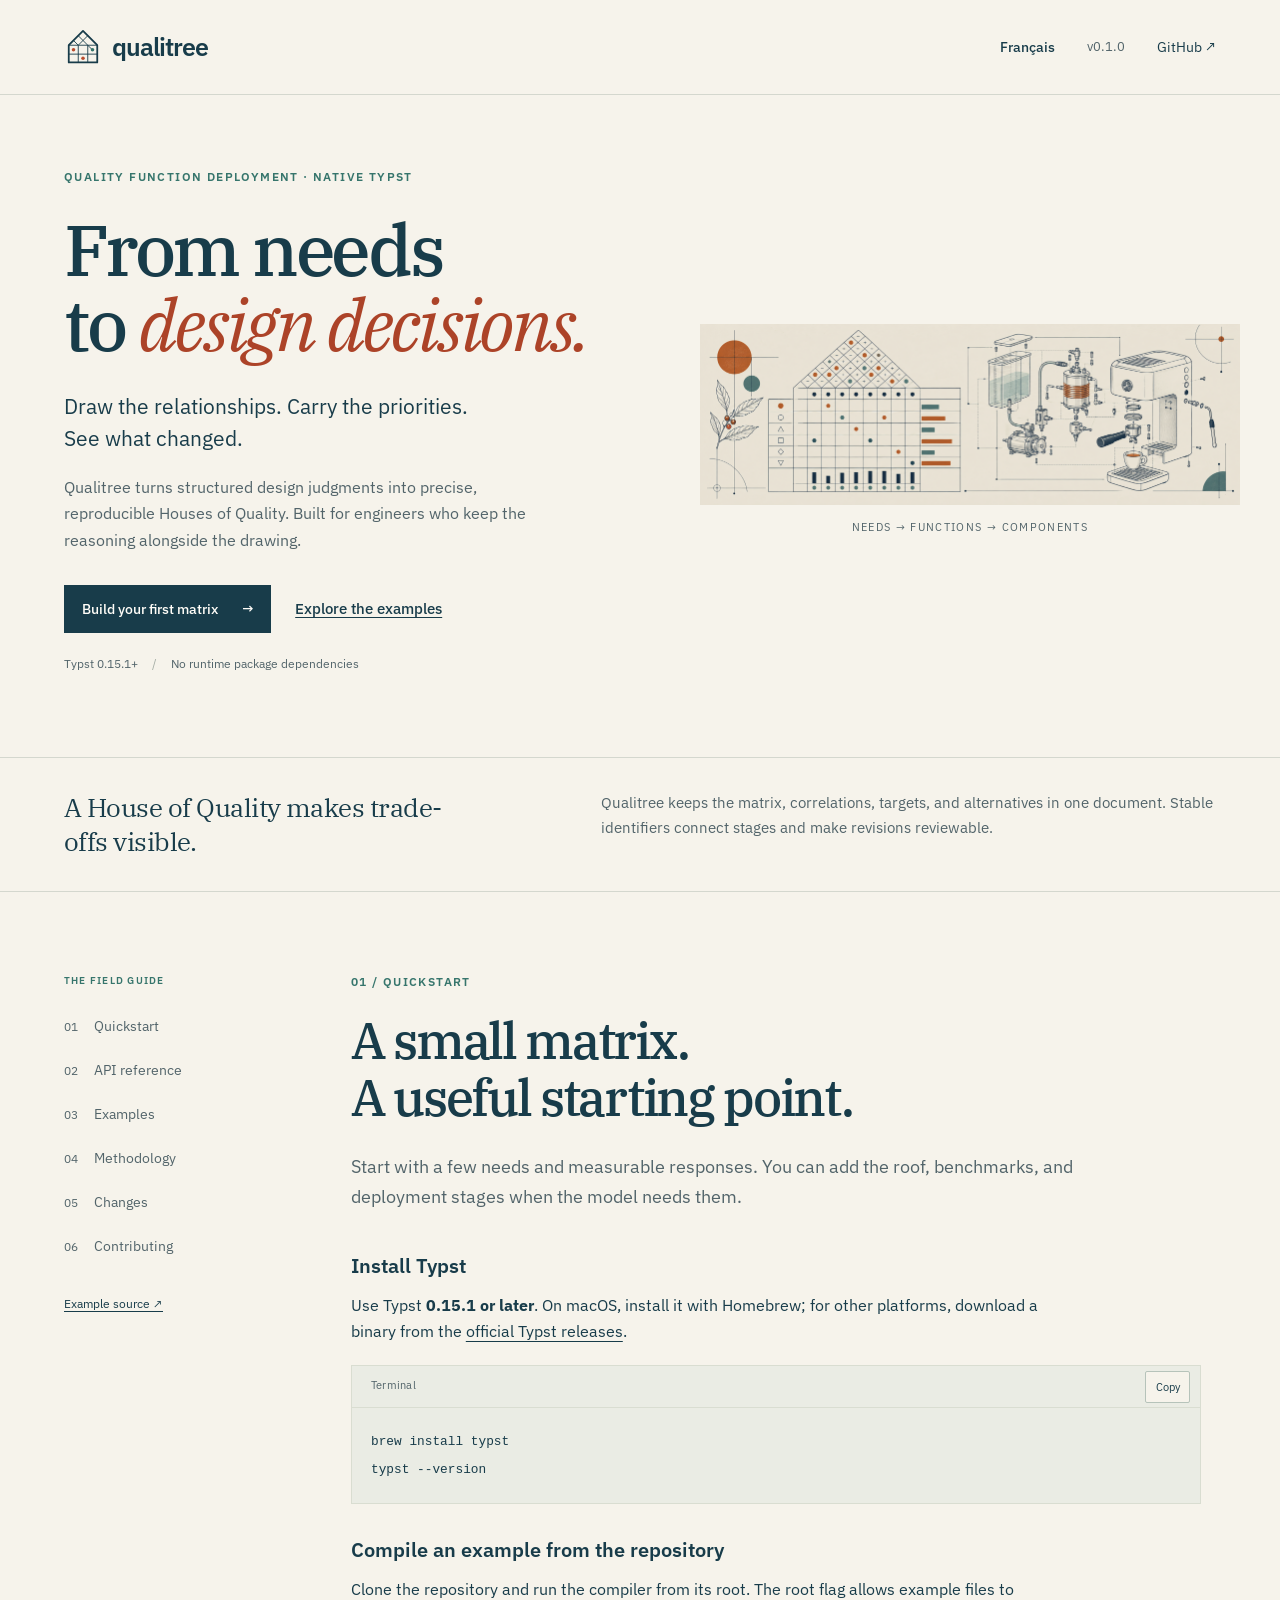
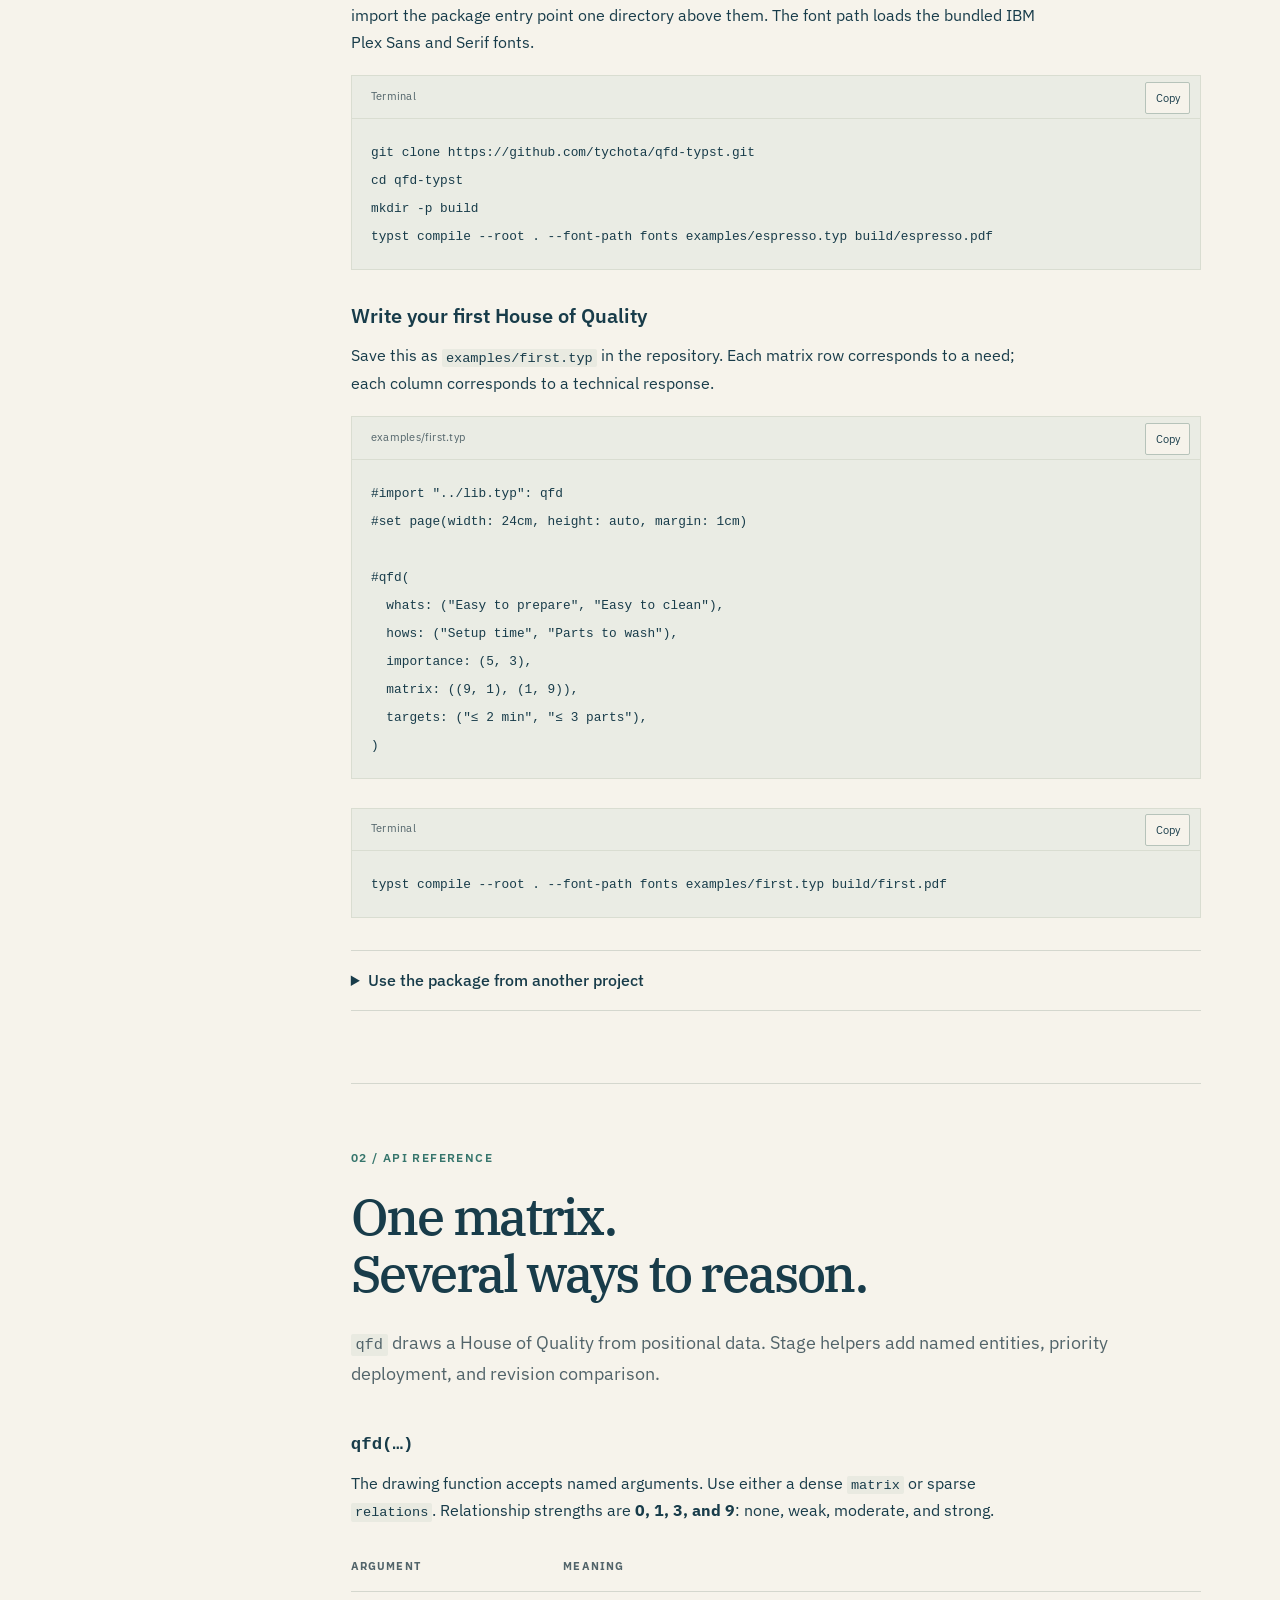
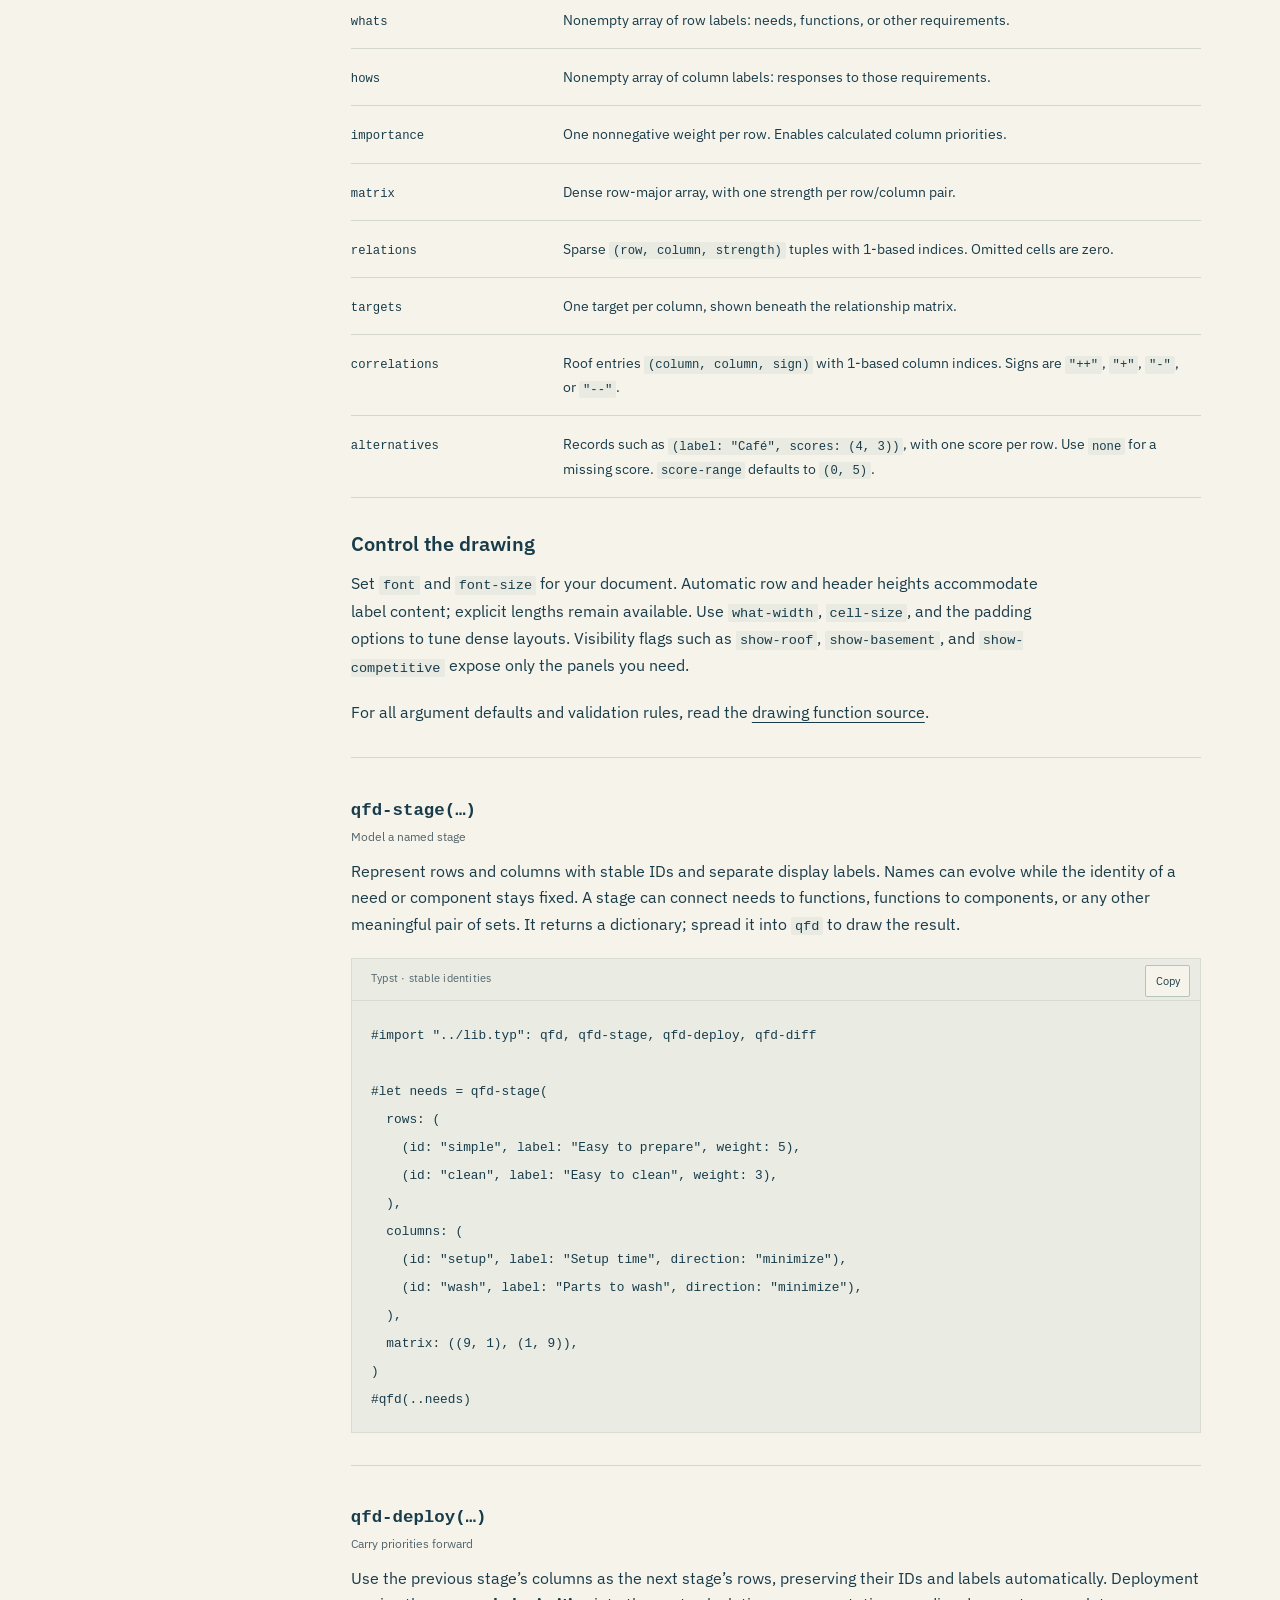
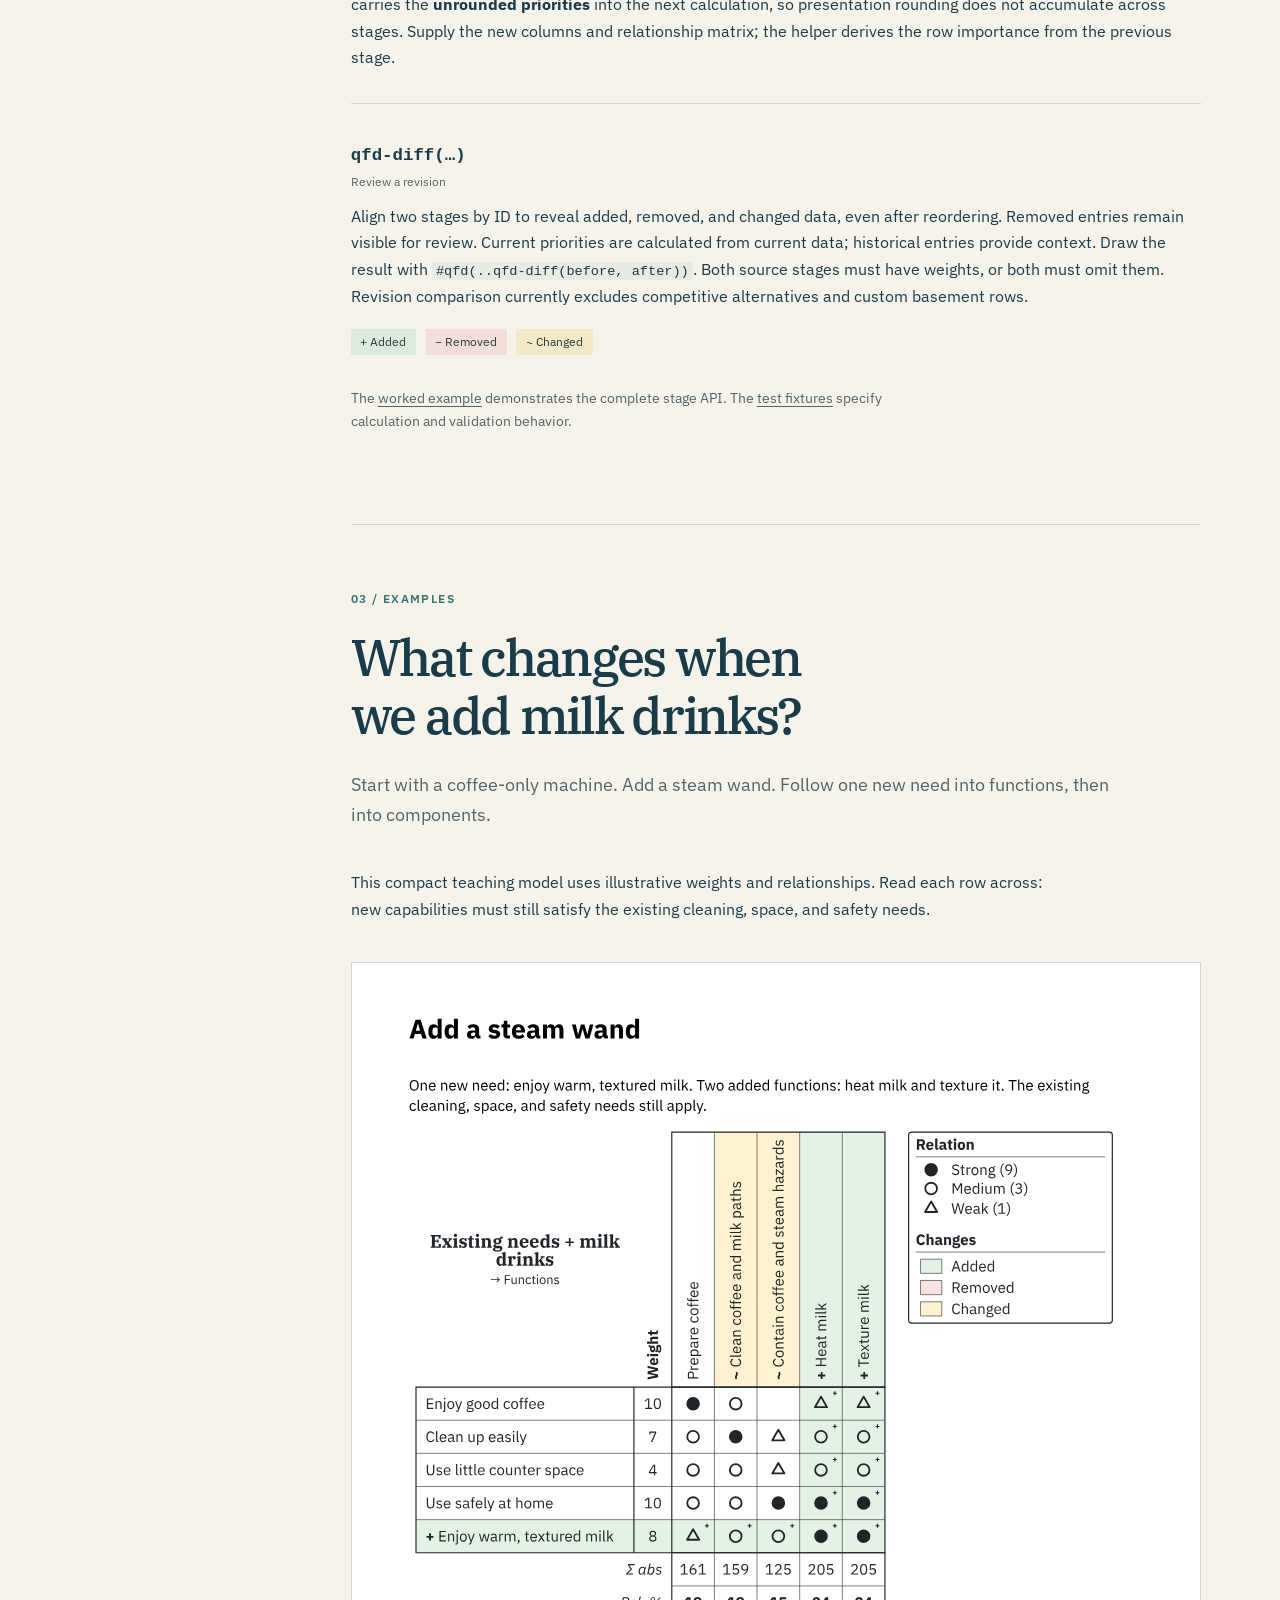
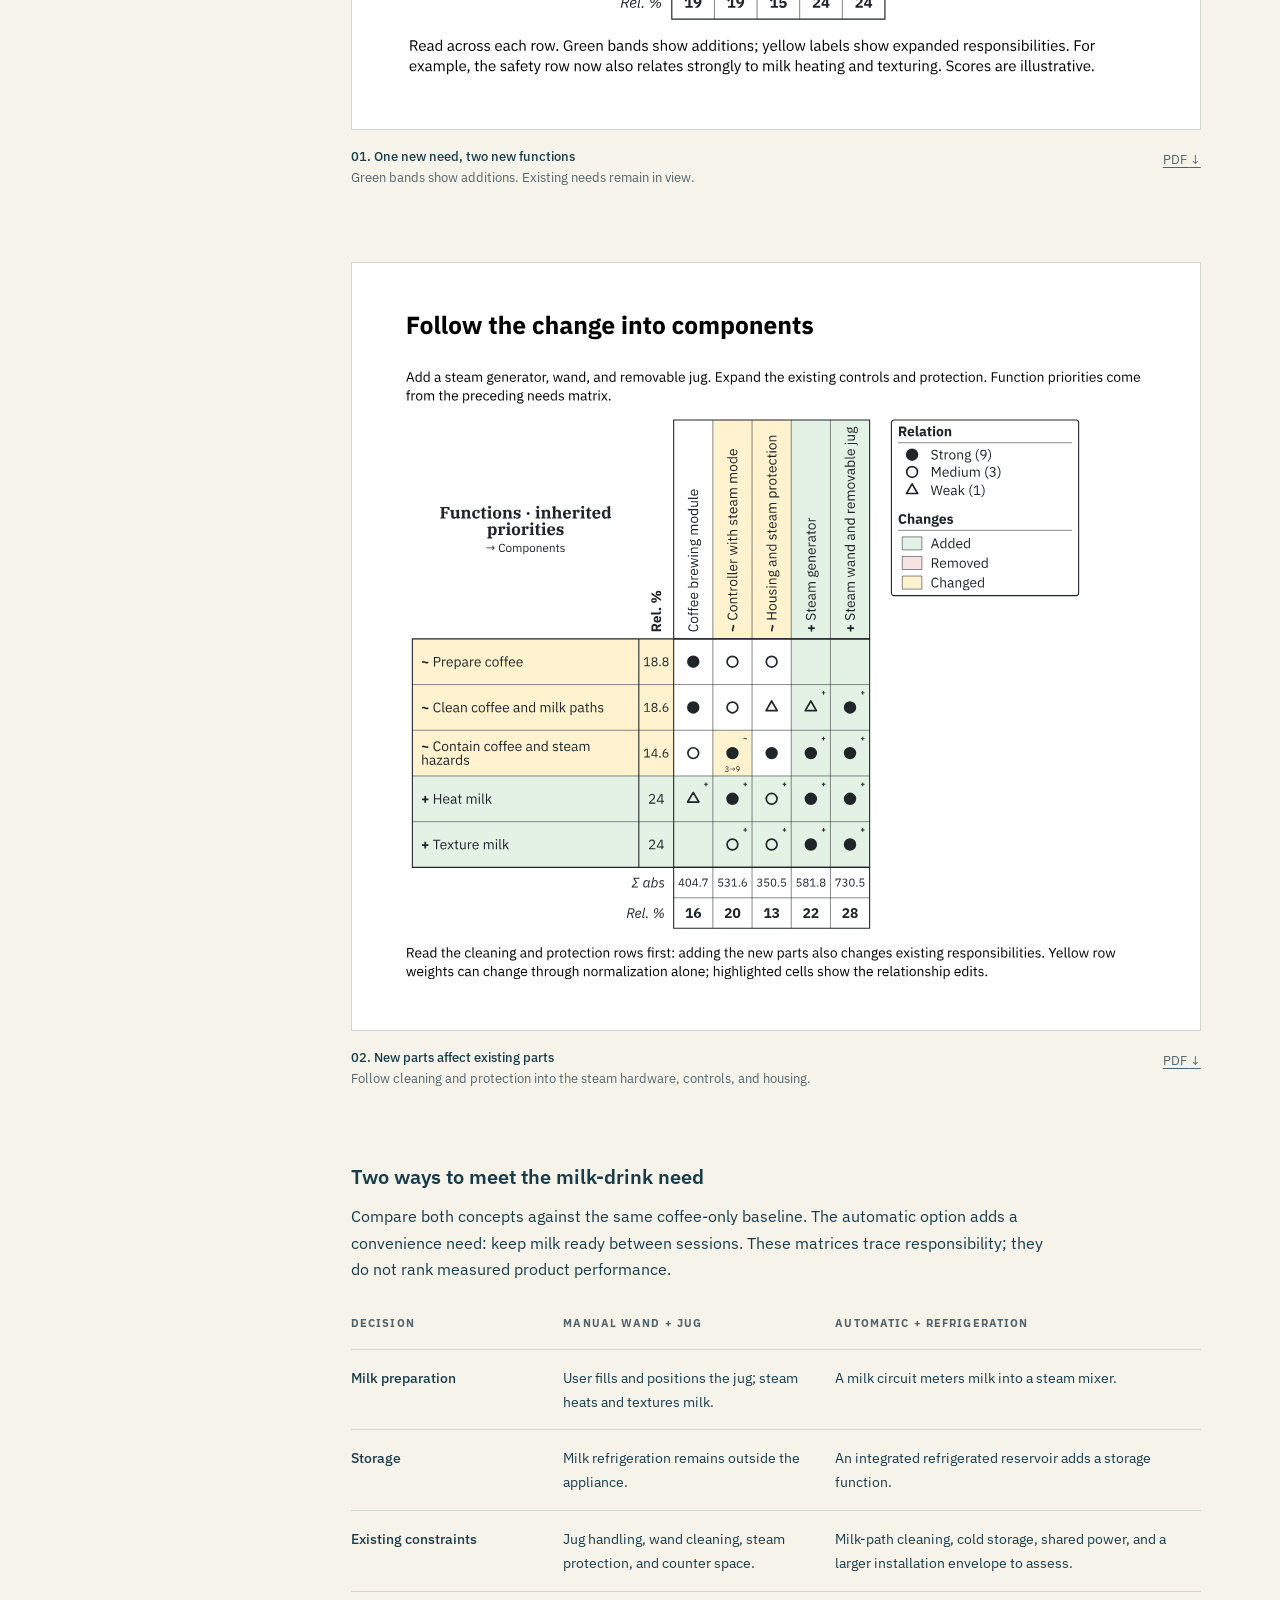
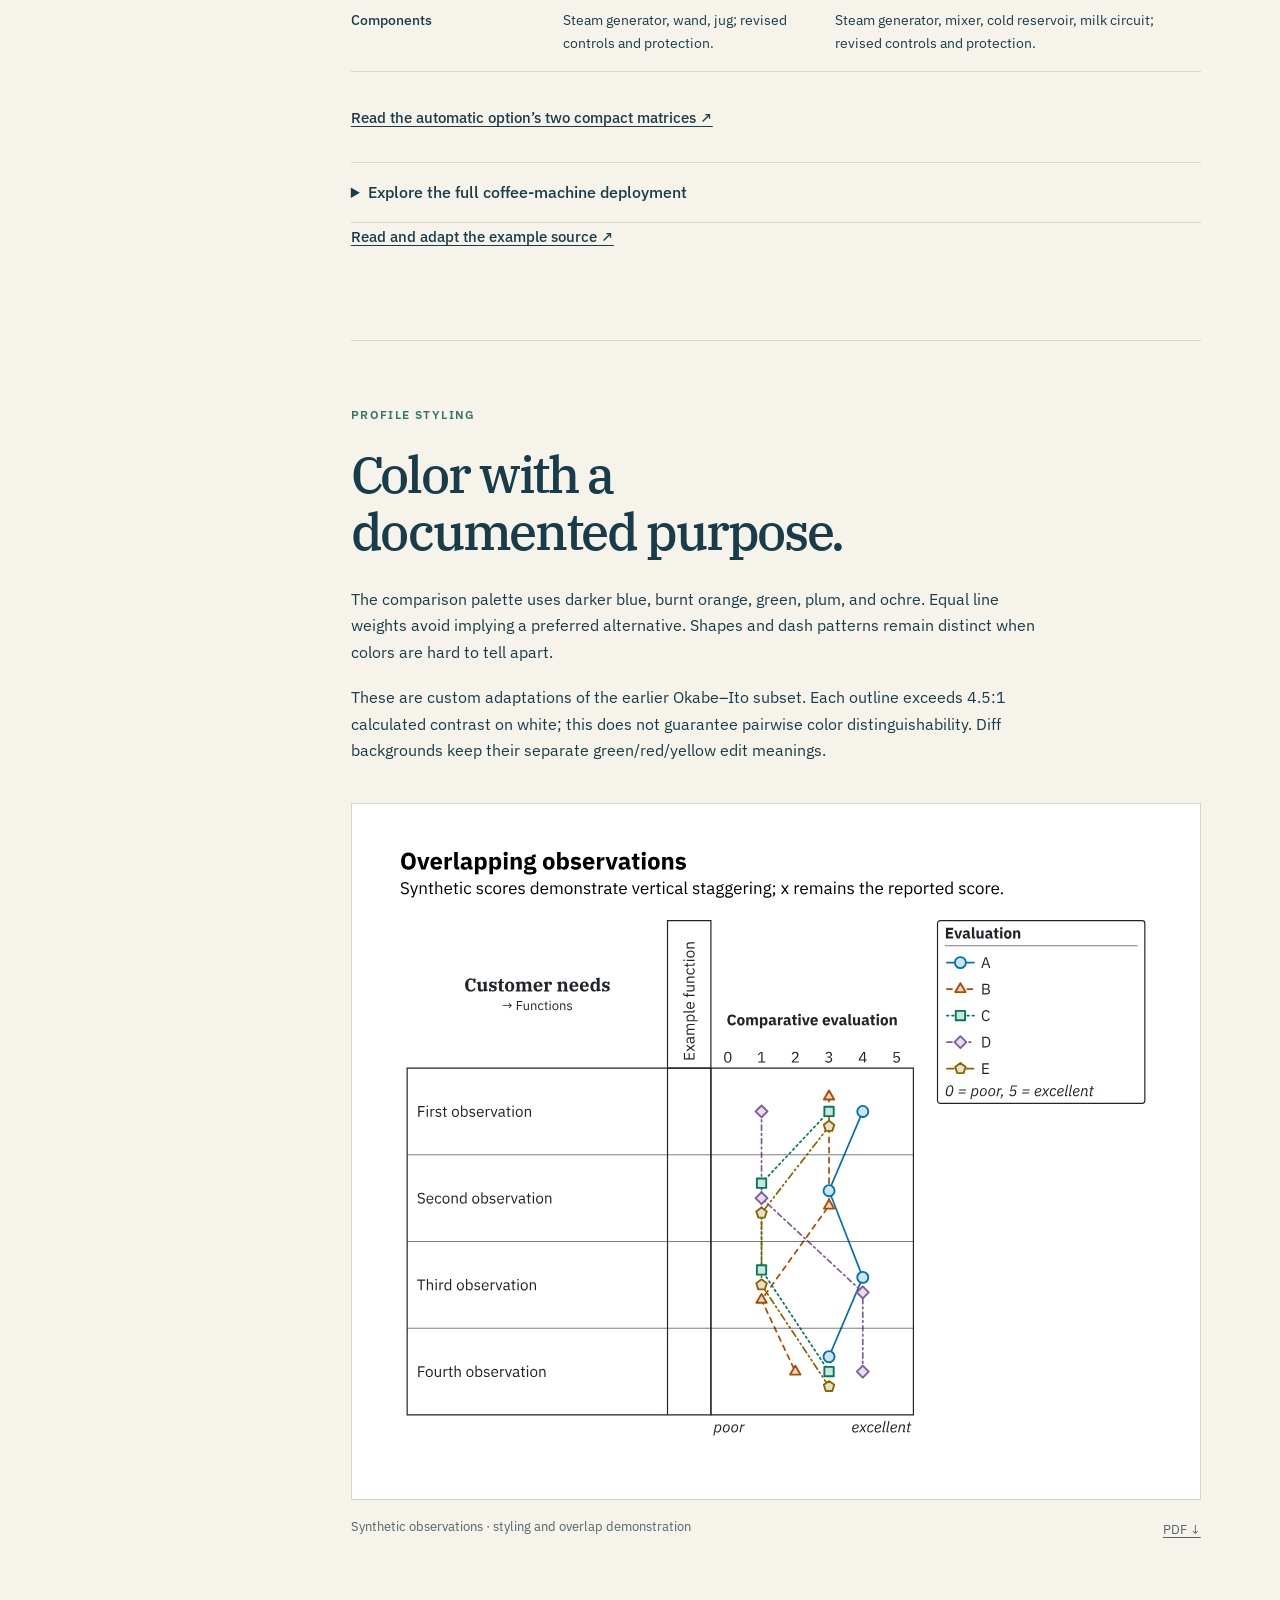
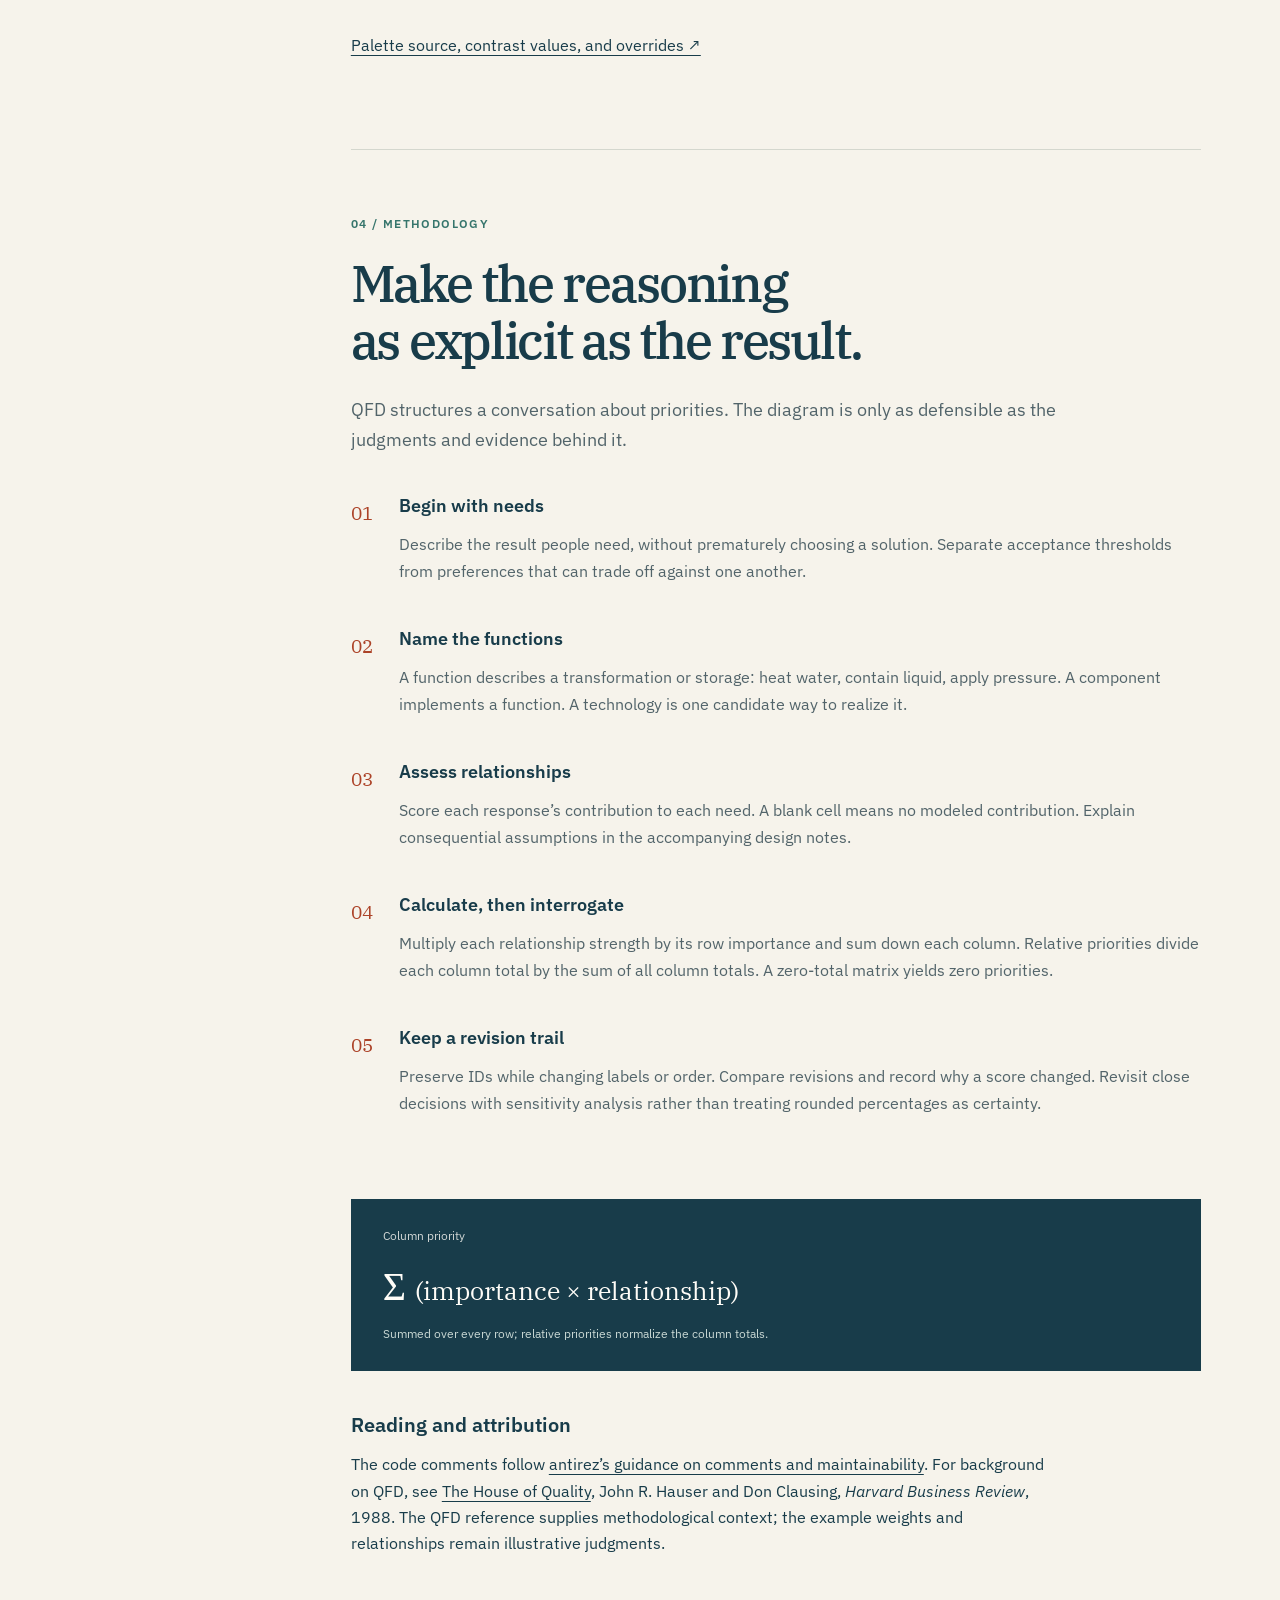
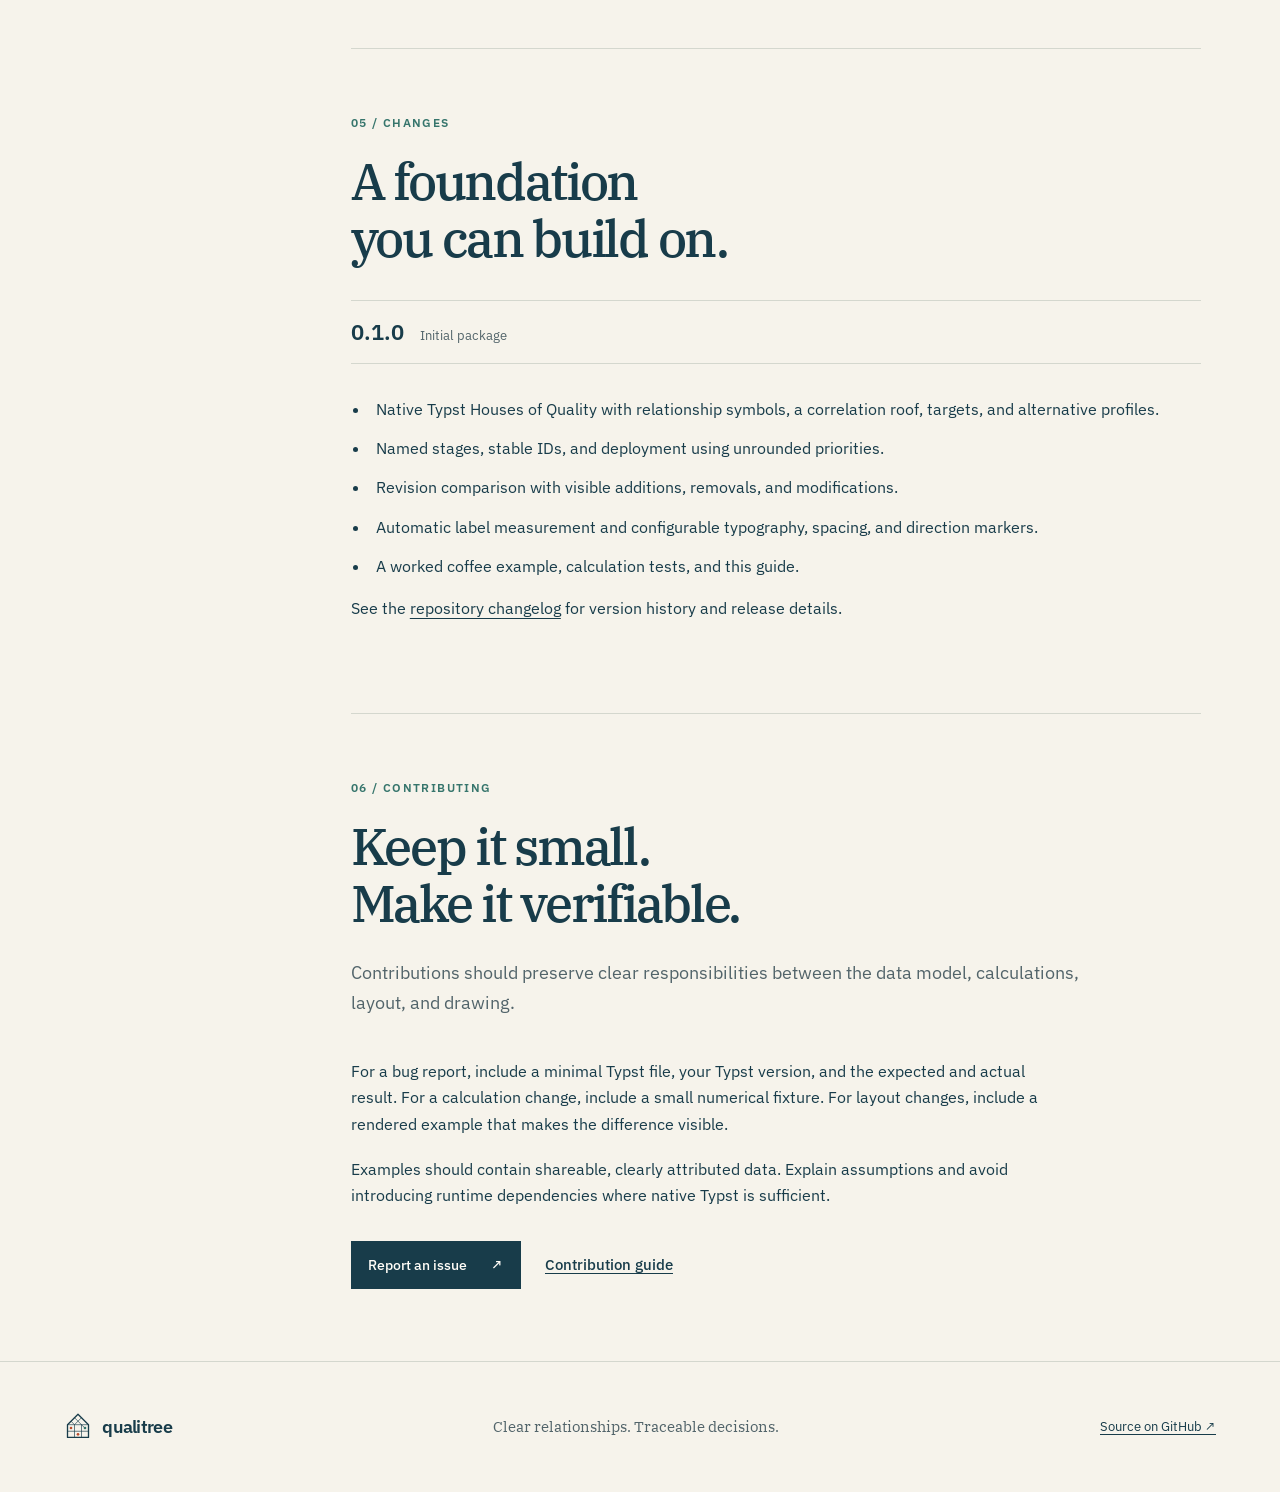
<file: docs/site/index.html>
<!doctype html>
<html lang="en">
<head>
  <meta charset="utf-8">
  <meta name="viewport" content="width=device-width, initial-scale=1">
  <meta name="description" content="Qualitree is a native Typst toolkit for Houses of Quality, priority deployment, and traceable design revisions.">
  <meta name="theme-color" content="#183c4a">
  <title>Qualitree — From needs to design decisions</title>
  <link rel="alternate" hreflang="en" href="index.html">
  <link rel="alternate" hreflang="fr" href="fr/index.html">
  <link rel="icon" href="assets/favicon.svg" type="image/svg+xml">
  <link rel="preconnect" href="https://fonts.googleapis.com">
  <link rel="preconnect" href="https://fonts.gstatic.com" crossorigin>
  <link href="https://fonts.googleapis.com/css2?family=IBM+Plex+Sans:wght@400;500;600;700&amp;family=IBM+Plex+Serif:ital,wght@0,400;0,500;0,600;1,400&amp;display=swap" rel="stylesheet">
  <link rel="stylesheet" href="style.css">
  <script src="site.js" defer></script>
</head>
<body>
<a class="skip-link" href="#main">Skip to content</a>
<header class="masthead">
  <a class="brand" href="#top" aria-label="Qualitree home"><img src="assets/logo.svg" width="38" height="38" alt=""><span>qualitree</span></a>
  <div class="masthead-right"><a class="language-switch" href="fr/index.html" lang="fr" hreflang="fr" aria-label="Lire la documentation en français">Français</a><span class="version">v0.1.0</span><a href="https://github.com/tychota/qfd-typst">GitHub <span aria-hidden="true">↗</span></a></div>
</header>
<main id="main">
  <section class="hero" id="top" aria-labelledby="hero-title">
    <div class="hero-copy">
      <p class="eyebrow">Quality function deployment · Native Typst</p>
      <h1 id="hero-title">From needs<br>to <em>design decisions.</em></h1>
      <p class="hero-deck">Draw the relationships. Carry the priorities. See what changed.</p>
      <p class="hero-description">Qualitree turns structured design judgments into precise, reproducible Houses of Quality. Built for engineers who keep the reasoning alongside the drawing.</p>
      <div class="hero-actions"><a class="button" href="#quickstart">Build your first matrix <span aria-hidden="true">→</span></a><a class="text-link" href="#examples">Explore the examples</a></div>
      <p class="hero-note">Typst 0.15.1+ <span aria-hidden="true">/</span> No runtime package dependencies</p>
    </div>
    <div class="hero-art"><img src="assets/hero.png" alt="" fetchpriority="high"><p>Needs → functions → components</p></div>
  </section>
  <div class="introduction"><p>A House of Quality makes trade-offs visible.</p><p>Qualitree keeps the matrix, correlations, targets, and alternatives in one document. Stable identifiers connect stages and make revisions reviewable.</p></div>
  <div class="guide-layout">
    <aside class="guide-nav" aria-label="Guide navigation"><p class="eyebrow">The field guide</p><nav><a href="#quickstart">01 <span>Quickstart</span></a><a href="#api">02 <span>API reference</span></a><a href="#examples">03 <span>Examples</span></a><a href="#methodology">04 <span>Methodology</span></a><a href="#changes">05 <span>Changes</span></a><a href="#contributing">06 <span>Contributing</span></a></nav><a class="source-link" href="https://github.com/tychota/qfd-typst/tree/main/examples">Example source <span aria-hidden="true">↗</span></a></aside>
    <div class="guide-content">
      <section id="quickstart" class="guide-section" aria-labelledby="quickstart-title">
        <p class="eyebrow">01 / Quickstart</p><h2 id="quickstart-title">A small matrix.<br>A useful starting point.</h2>
        <p class="lead">Start with a few needs and measurable responses. You can add the roof, benchmarks, and deployment stages when the model needs them.</p>
        <h3>Install Typst</h3><p>Use Typst <strong>0.15.1 or later</strong>. On macOS, install it with Homebrew; for other platforms, download a binary from the <a href="https://github.com/typst/typst/releases">official Typst releases</a>.</p>
        <div class="code-block"><div class="code-label">Terminal</div><pre><code>brew install typst
typst --version</code></pre></div>
        <h3>Compile an example from the repository</h3><p>Clone the repository and run the compiler from its root. The root flag allows example files to import the package entry point one directory above them. The font path loads the bundled IBM Plex Sans and Serif fonts.</p>
        <div class="code-block"><div class="code-label">Terminal</div><pre><code>git clone https://github.com/tychota/qfd-typst.git
cd qfd-typst
mkdir -p build
typst compile --root . --font-path fonts examples/espresso.typ build/espresso.pdf</code></pre></div>
        <h3>Write your first House of Quality</h3><p>Save this as <code>examples/first.typ</code> in the repository. Each matrix row corresponds to a need; each column corresponds to a technical response.</p>
        <div class="code-block"><div class="code-label">examples/first.typ</div><pre><code class="language-typst">#import "../lib.typ": qfd
#set page(width: 24cm, height: auto, margin: 1cm)

#qfd(
  whats: ("Easy to prepare", "Easy to clean"),
  hows: ("Setup time", "Parts to wash"),
  importance: (5, 3),
  matrix: ((9, 1), (1, 9)),
  targets: ("≤ 2 min", "≤ 3 parts"),
)</code></pre></div>
        <div class="code-block"><div class="code-label">Terminal</div><pre><code>typst compile --root . --font-path fonts examples/first.typ build/first.pdf</code></pre></div>
        <details><summary>Use the package from another project</summary><div><p>Copy <code>lib.typ</code> and the <code>src/</code> directory into your project and import the entry point by its relative path. Alternatively, place the complete package bundle under <code>typst/packages/local/qualitree/0.1.0/</code> in your platform’s Typst data directory:</p><ul><li>macOS: <code>~/Library/Application Support/typst/packages/local/qualitree/0.1.0/</code></li><li>Linux: <code>$XDG_DATA_HOME/typst/packages/local/qualitree/0.1.0/</code> (normally <code>~/.local/share/…</code>)</li><li>Windows: <code>%APPDATA%\typst\packages\local\qualitree\0.1.0\</code></li></ul><div class="code-block"><div class="code-label">Typst</div><pre><code class="language-typst">#import "@local/qualitree:0.1.0": qfd</code></pre></div><p>The local bundle must include <code>typst.toml</code>, <code>lib.typ</code>, and <code>src/</code>. The <a href="https://github.com/typst/packages/pull/5808">Typst Universe submission is open</a>; an <code>@preview</code> import is not available until the package is accepted.</p></div></details>
      </section>
      <section id="api" class="guide-section" aria-labelledby="api-title">
        <p class="eyebrow">02 / API reference</p><h2 id="api-title">One matrix.<br>Several ways to reason.</h2>
        <p class="lead"><code>qfd</code> draws a House of Quality from positional data. Stage helpers add named entities, priority deployment, and revision comparison.</p>
        <h3><code>qfd(…)</code></h3><p>The drawing function accepts named arguments. Use either a dense <code>matrix</code> or sparse <code>relations</code>. Relationship strengths are <strong>0, 1, 3, and 9</strong>: none, weak, moderate, and strong.</p>
        <div class="table-scroll" tabindex="0" role="region" aria-label="Core API parameters"><table><thead><tr><th>Argument</th><th>Meaning</th></tr></thead><tbody>
          <tr><th scope="row"><code>whats</code></th><td>Nonempty array of row labels: needs, functions, or other requirements.</td></tr>
          <tr><th scope="row"><code>hows</code></th><td>Nonempty array of column labels: responses to those requirements.</td></tr>
          <tr><th scope="row"><code>importance</code></th><td>One nonnegative weight per row. Enables calculated column priorities.</td></tr>
          <tr><th scope="row"><code>matrix</code></th><td>Dense row-major array, with one strength per row/column pair.</td></tr>
          <tr><th scope="row"><code>relations</code></th><td>Sparse <code>(row, column, strength)</code> tuples with 1-based indices. Omitted cells are zero.</td></tr>
          <tr><th scope="row"><code>targets</code></th><td>One target per column, shown beneath the relationship matrix.</td></tr>
          <tr><th scope="row"><code>correlations</code></th><td>Roof entries <code>(column, column, sign)</code> with 1-based column indices. Signs are <code>"++"</code>, <code>"+"</code>, <code>"-"</code>, or <code>"--"</code>.</td></tr>
          <tr><th scope="row"><code>alternatives</code></th><td>Records such as <code>(label: "Café", scores: (4, 3))</code>, with one score per row. Use <code>none</code> for a missing score. <code>score-range</code> defaults to <code>(0, 5)</code>.</td></tr>
        </tbody></table></div>
        <h3>Control the drawing</h3><p>Set <code>font</code> and <code>font-size</code> for your document. Automatic row and header heights accommodate label content; explicit lengths remain available. Use <code>what-width</code>, <code>cell-size</code>, and the padding options to tune dense layouts. Visibility flags such as <code>show-roof</code>, <code>show-basement</code>, and <code>show-competitive</code> expose only the panels you need.</p><p>For all argument defaults and validation rules, read the <a href="https://github.com/tychota/qfd-typst/blob/main/src/draw.typ">drawing function source</a>.</p>
        <div class="api-entry"><h3><code>qfd-stage(…)</code><span>Model a named stage</span></h3><p>Represent rows and columns with stable IDs and separate display labels. Names can evolve while the identity of a need or component stays fixed. A stage can connect needs to functions, functions to components, or any other meaningful pair of sets. It returns a dictionary; spread it into <code>qfd</code> to draw the result.</p>
<div class="code-block"><div class="code-label">Typst · stable identities</div><pre><code class="language-typst">#import "../lib.typ": qfd, qfd-stage, qfd-deploy, qfd-diff

#let needs = qfd-stage(
  rows: (
    (id: "simple", label: "Easy to prepare", weight: 5),
    (id: "clean", label: "Easy to clean", weight: 3),
  ),
  columns: (
    (id: "setup", label: "Setup time", direction: "minimize"),
    (id: "wash", label: "Parts to wash", direction: "minimize"),
  ),
  matrix: ((9, 1), (1, 9)),
)
#qfd(..needs)</code></pre></div></div>
        <div class="api-entry"><h3><code>qfd-deploy(…)</code><span>Carry priorities forward</span></h3><p>Use the previous stage’s columns as the next stage’s rows, preserving their IDs and labels automatically. Deployment carries the <strong>unrounded priorities</strong> into the next calculation, so presentation rounding does not accumulate across stages. Supply the new columns and relationship matrix; the helper derives the row importance from the previous stage.</p></div>
        <div class="api-entry"><h3><code>qfd-diff(…)</code><span>Review a revision</span></h3><p>Align two stages by ID to reveal added, removed, and changed data, even after reordering. Removed entries remain visible for review. Current priorities are calculated from current data; historical entries provide context. Draw the result with <code>#qfd(..qfd-diff(before, after))</code>. Both source stages must have weights, or both must omit them. Revision comparison currently excludes competitive alternatives and custom basement rows.</p><p class="change-key"><span class="added">+ Added</span><span class="removed">− Removed</span><span class="modified">~ Changed</span></p></div>
        <p class="reference-note">The <a href="https://github.com/tychota/qfd-typst/blob/main/examples/espresso.typ">worked example</a> demonstrates the complete stage API. The <a href="https://github.com/tychota/qfd-typst/tree/main/tests">test fixtures</a> specify calculation and validation behavior.</p>
      </section>
      <section id="examples" class="guide-section" aria-labelledby="examples-title">
        <p class="eyebrow">03 / Examples</p><h2 id="examples-title">What changes when<br>we add milk drinks?</h2>
        <p class="lead">Start with a coffee-only machine. Add a steam wand. Follow one new need into functions, then into components.</p>
        <p>This compact teaching model uses illustrative weights and relationships. Read each row across: new capabilities must still satisfy the existing cleaning, space, and safety needs.</p>
        <figure class="example-figure"><a href="assets/revisions.svg" aria-label="Open compact steam-wand needs comparison"><img src="assets/revisions.svg" alt="Five needs and five functions: milk drinks add heating and texturing, while existing cleaning and safety responsibilities expand." loading="lazy"></a><figcaption><span><strong>01. One new need, two new functions</strong><br>Green bands show additions. Existing needs remain in view.</span><a href="assets/revisions.pdf">PDF <span aria-hidden="true">↓</span></a></figcaption></figure>
        <figure class="example-figure"><a href="assets/revision-components.svg" aria-label="Open compact steam-wand component comparison"><img src="assets/revision-components.svg" alt="Five functions deploy into existing coffee hardware and added steam hardware, with revised control and protection responsibilities." loading="lazy"></a><figcaption><span><strong>02. New parts affect existing parts</strong><br>Follow cleaning and protection into the steam hardware, controls, and housing.</span><a href="assets/revision-components.pdf">PDF <span aria-hidden="true">↓</span></a></figcaption></figure>
        <h3>Two ways to meet the milk-drink need</h3>
        <p>Compare both concepts against the same coffee-only baseline. The automatic option adds a convenience need: keep milk ready between sessions. These matrices trace responsibility; they do not rank measured product performance.</p>
        <div class="table-scroll"><table><thead><tr><th scope="col">Decision</th><th scope="col">Manual wand + jug</th><th scope="col">Automatic + refrigeration</th></tr></thead><tbody>
          <tr><th scope="row">Milk preparation</th><td>User fills and positions the jug; steam heats and textures milk.</td><td>A milk circuit meters milk into a steam mixer.</td></tr>
          <tr><th scope="row">Storage</th><td>Milk refrigeration remains outside the appliance.</td><td>An integrated refrigerated reservoir adds a storage function.</td></tr>
          <tr><th scope="row">Existing constraints</th><td>Jug handling, wand cleaning, steam protection, and counter space.</td><td>Milk-path cleaning, cold storage, shared power, and a larger installation envelope to assess.</td></tr>
          <tr><th scope="row">Components</th><td>Steam generator, wand, jug; revised controls and protection.</td><td>Steam generator, mixer, cold reservoir, milk circuit; revised controls and protection.</td></tr>
        </tbody></table></div>
        <p><a class="text-link" href="assets/milk-automatic.pdf">Read the automatic option’s two compact matrices ↗</a></p>
        <details><summary>Explore the full coffee-machine deployment</summary><div>
          <p>The detailed study expands the scope to temperature, consecutive drinks, coffee preservation, waste collection, and the complete function chain. Its priorities are calculated separately from the compact teaching model.</p>
          <figure class="example-figure"><a href="assets/espresso.svg"><img src="assets/espresso.svg" alt="Detailed baseline: seven household needs deployed into twelve coffee-machine functions." loading="lazy"></a><figcaption><span>Full baseline · needs → functions</span><a href="assets/espresso.pdf">PDF ↓</a></figcaption></figure>
          <figure class="example-figure"><a href="assets/components.svg"><img src="assets/components.svg" alt="Detailed baseline: twelve functions deployed into ten component groups." loading="lazy"></a><figcaption><span>Full baseline · functions → components</span><a href="assets/components.pdf">PDF ↓</a></figcaption></figure>
          <p><a href="assets/milk-detailed.pdf">Full integrated-milk revision · both deployment stages (PDF)</a></p>
        </div></details>
        <p><a class="text-link" href="https://github.com/tychota/qfd-typst/tree/main/examples">Read and adapt the example source ↗</a></p>
      </section>
      <section id="palette" class="guide-section" aria-labelledby="palette-title">
        <p class="eyebrow">Profile styling</p><h2 id="palette-title">Color with a<br>documented purpose.</h2>
        <p>The comparison palette uses darker blue, burnt orange, green, plum, and ochre. Equal line weights avoid implying a preferred alternative. Shapes and dash patterns remain distinct when colors are hard to tell apart.</p>
        <p>These are custom adaptations of the earlier Okabe–Ito subset. Each outline exceeds 4.5:1 calculated contrast on white; this does not guarantee pairwise color distinguishability. Diff backgrounds keep their separate green/red/yellow edit meanings.</p>
        <figure class="example-figure"><a href="assets/profiles.svg"><img src="assets/profiles.svg" alt="Five synthetic comparison series with distinct dark colors, marker shapes, dash patterns, and staggered overlapping observations." loading="lazy"></a><figcaption><span>Synthetic observations · styling and overlap demonstration</span><a href="assets/profiles.pdf">PDF ↓</a></figcaption></figure>
        <p><a href="https://github.com/tychota/qfd-typst/blob/main/docs/PALETTE.md">Palette source, contrast values, and overrides ↗</a></p>
      </section>
      <section id="methodology" class="guide-section" aria-labelledby="methodology-title">
        <p class="eyebrow">04 / Methodology</p><h2 id="methodology-title">Make the reasoning<br>as explicit as the result.</h2>
        <p class="lead">QFD structures a conversation about priorities. The diagram is only as defensible as the judgments and evidence behind it.</p>
        <ol class="method-list"><li><h3>Begin with needs</h3><p>Describe the result people need, without prematurely choosing a solution. Separate acceptance thresholds from preferences that can trade off against one another.</p></li><li><h3>Name the functions</h3><p>A function describes a transformation or storage: heat water, contain liquid, apply pressure. A component implements a function. A technology is one candidate way to realize it.</p></li><li><h3>Assess relationships</h3><p>Score each response’s contribution to each need. A blank cell means no modeled contribution. Explain consequential assumptions in the accompanying design notes.</p></li><li><h3>Calculate, then interrogate</h3><p>Multiply each relationship strength by its row importance and sum down each column. Relative priorities divide each column total by the sum of all column totals. A zero-total matrix yields zero priorities.</p></li><li><h3>Keep a revision trail</h3><p>Preserve IDs while changing labels or order. Compare revisions and record why a score changed. Revisit close decisions with sensitivity analysis rather than treating rounded percentages as certainty.</p></li></ol>
        <div class="formula" aria-label="Column priority equals the sum of row importance multiplied by relationship strength"><span>Column priority</span><strong>Σ <span>(importance × relationship)</span></strong><small>Summed over every row; relative priorities normalize the column totals.</small></div>
        <h3>Reading and attribution</h3><p>The code comments follow <a href="https://antirez.com/news/124">antirez’s guidance on comments and maintainability</a>. For background on QFD, see <a href="https://blogs.ubc.ca/nvdteamb/files/2013/10/7-The-House-of-Quality.pdf">The House of Quality</a>, John R. Hauser and Don Clausing, <cite>Harvard Business Review</cite>, 1988. The QFD reference supplies methodological context; the example weights and relationships remain illustrative judgments.</p>
      </section>
      <section id="changes" class="guide-section" aria-labelledby="changes-title">
        <p class="eyebrow">05 / Changes</p><h2 id="changes-title">A foundation<br>you can build on.</h2><div class="release-line"><h3>0.1.0</h3><span>Initial package</span></div><ul class="plain-list"><li>Native Typst Houses of Quality with relationship symbols, a correlation roof, targets, and alternative profiles.</li><li>Named stages, stable IDs, and deployment using unrounded priorities.</li><li>Revision comparison with visible additions, removals, and modifications.</li><li>Automatic label measurement and configurable typography, spacing, and direction markers.</li><li>A worked coffee example, calculation tests, and this guide.</li></ul><p>See the <a href="https://github.com/tychota/qfd-typst/blob/main/CHANGELOG.md">repository changelog</a> for version history and release details.</p>
      </section>
      <section id="contributing" class="guide-section" aria-labelledby="contributing-title">
        <p class="eyebrow">06 / Contributing</p><h2 id="contributing-title">Keep it small.<br>Make it verifiable.</h2><p class="lead">Contributions should preserve clear responsibilities between the data model, calculations, layout, and drawing.</p><p>For a bug report, include a minimal Typst file, your Typst version, and the expected and actual result. For a calculation change, include a small numerical fixture. For layout changes, include a rendered example that makes the difference visible.</p><p>Examples should contain shareable, clearly attributed data. Explain assumptions and avoid introducing runtime dependencies where native Typst is sufficient.</p><div class="contribute-links"><a class="button" href="https://github.com/tychota/qfd-typst/issues">Report an issue <span aria-hidden="true">↗</span></a><a class="text-link" href="https://github.com/tychota/qfd-typst/blob/main/CONTRIBUTING.md">Contribution guide</a></div>
      </section>
    </div>
  </div>
</main>
<footer><a class="brand" href="#top"><img src="assets/logo.svg" width="28" height="28" alt=""><span>qualitree</span></a><p>Clear relationships. Traceable decisions.</p><a href="https://github.com/tychota/qfd-typst">Source on GitHub <span aria-hidden="true">↗</span></a></footer>
<div id="copy-status" class="visually-hidden" role="status" aria-live="polite"></div>
</body>
</html>
</file>
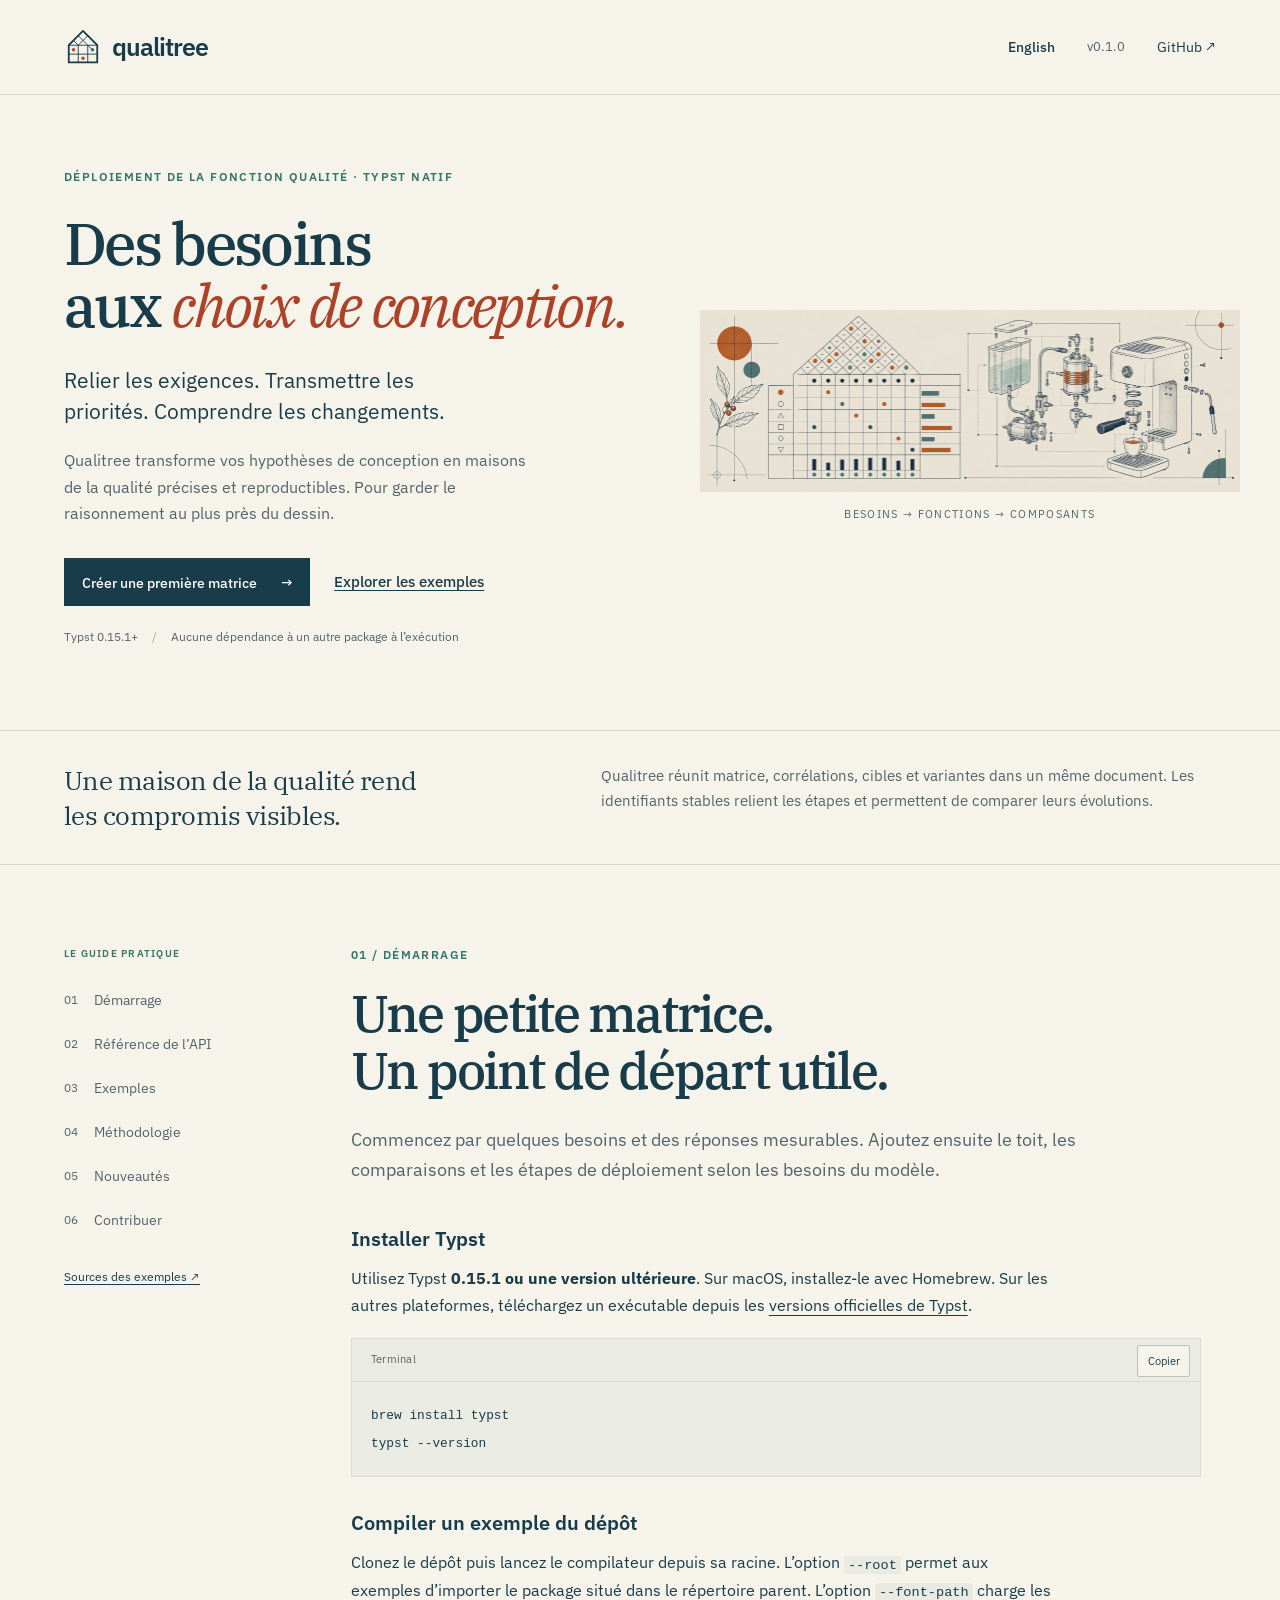
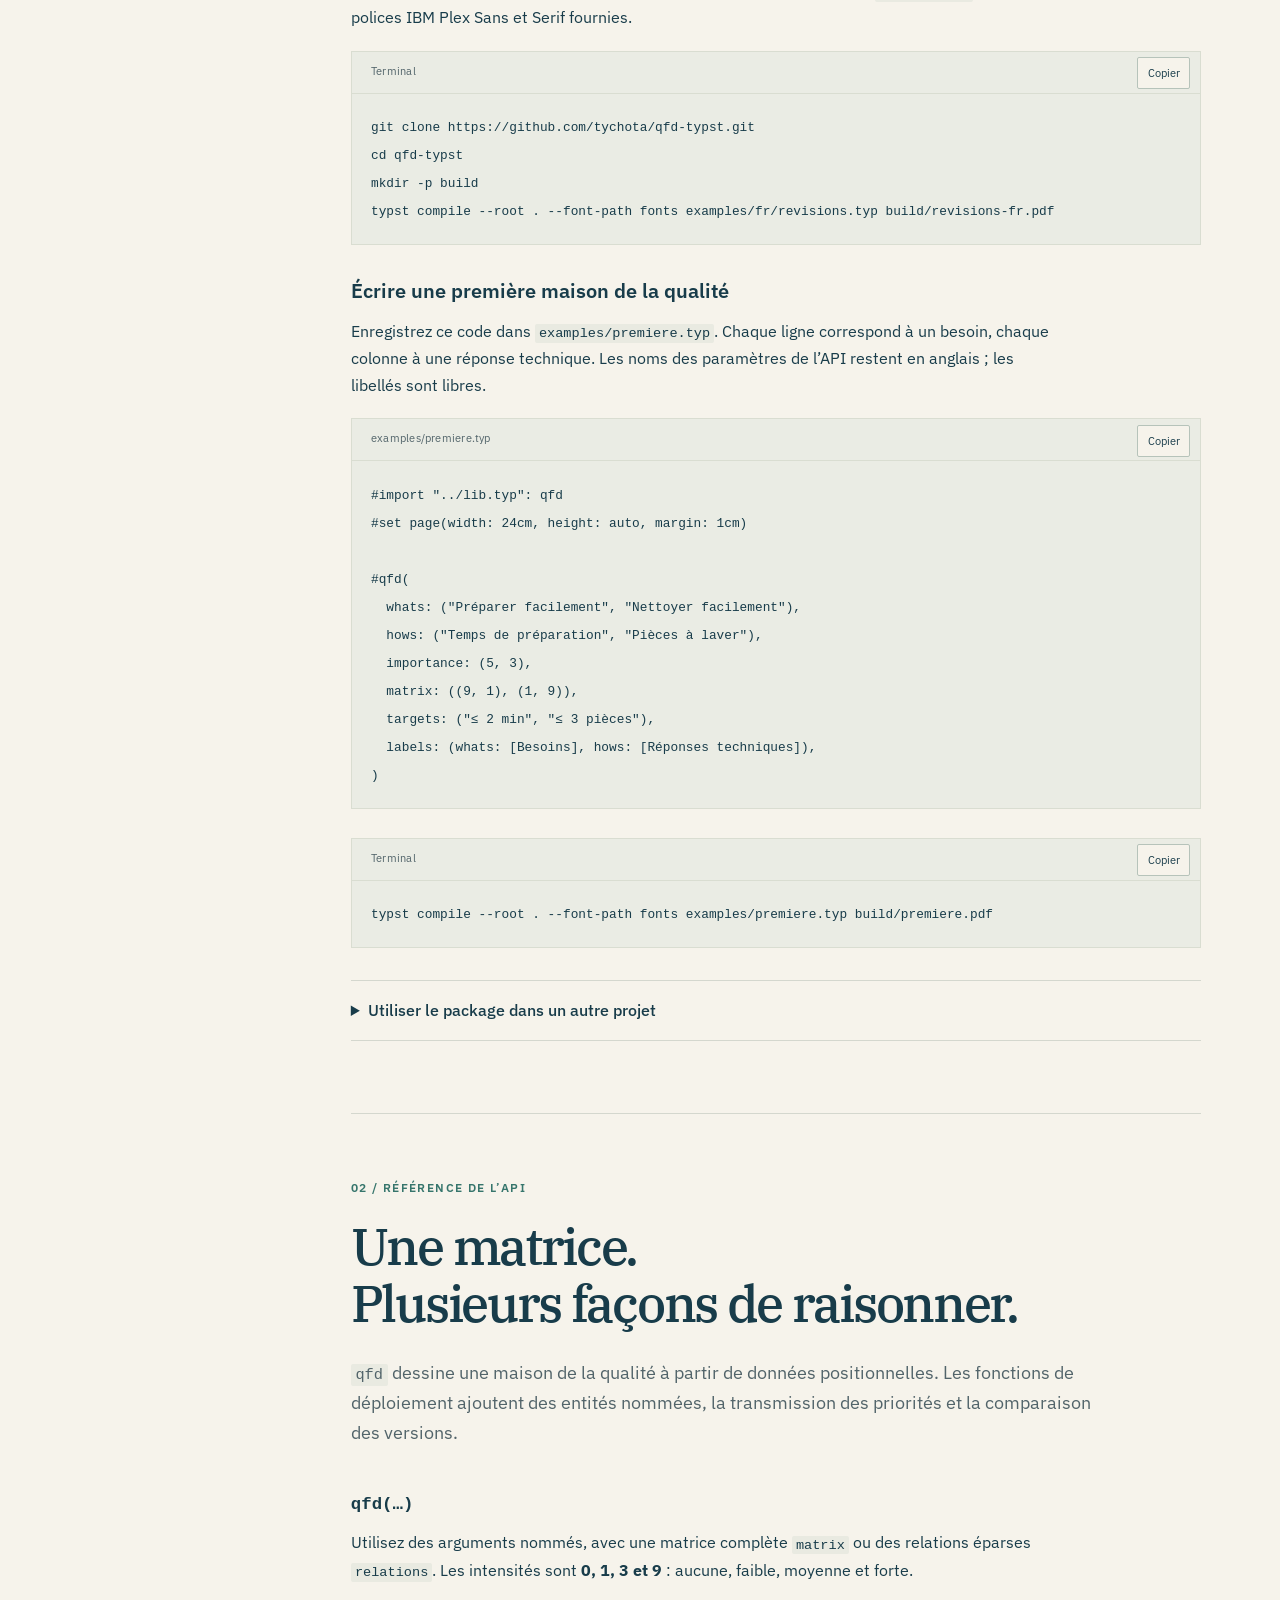
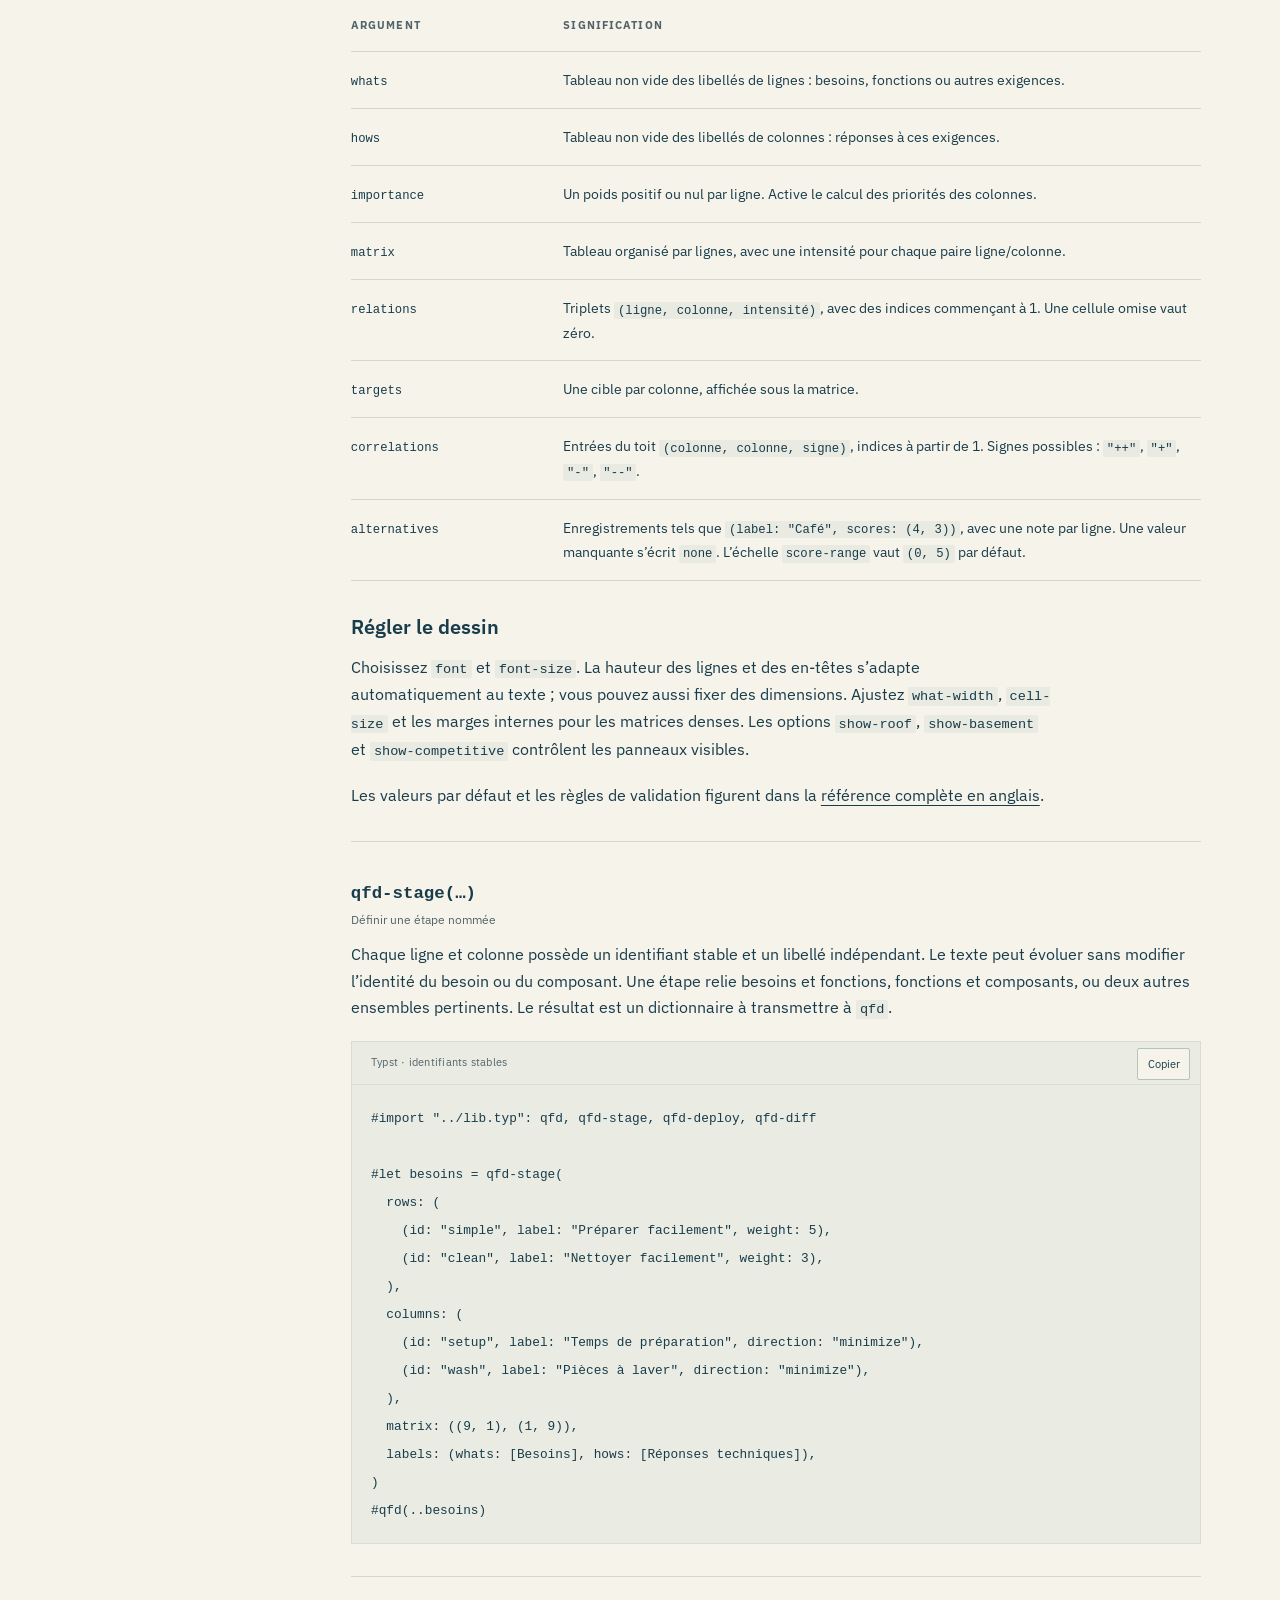
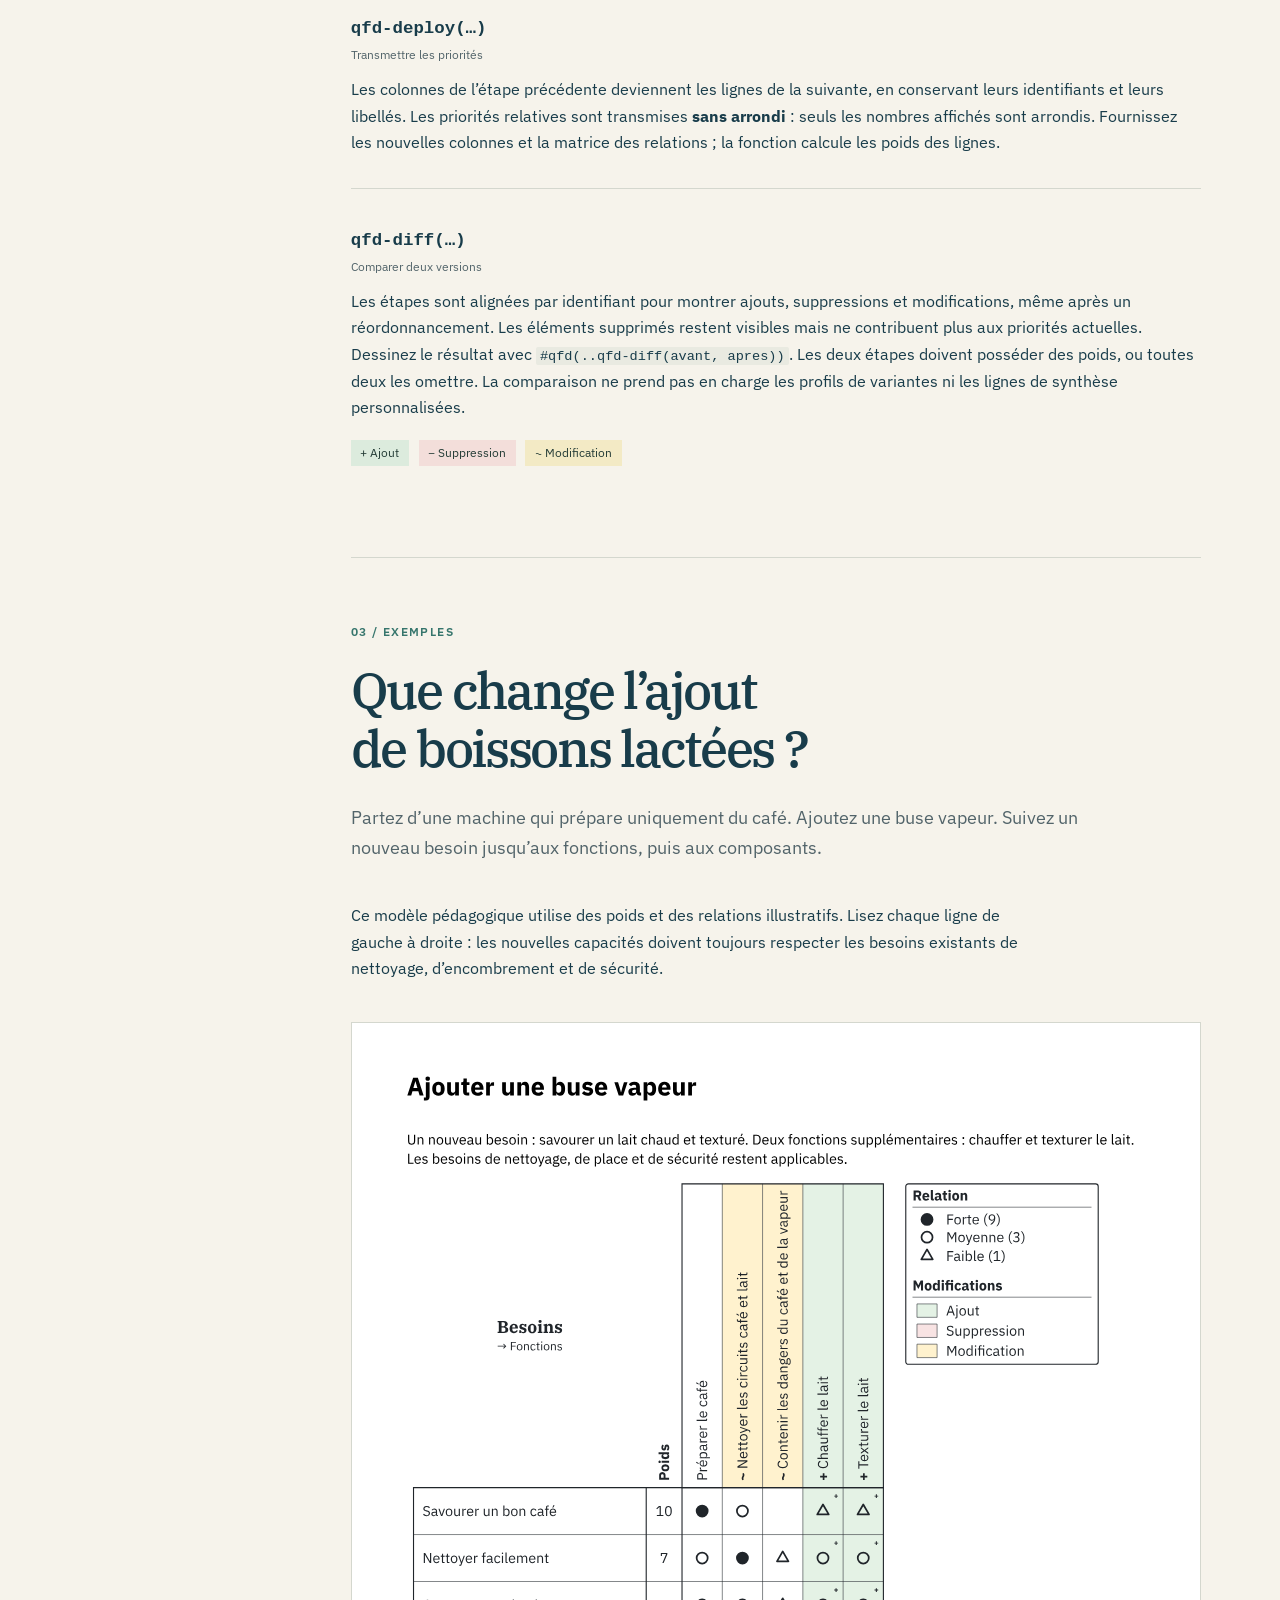
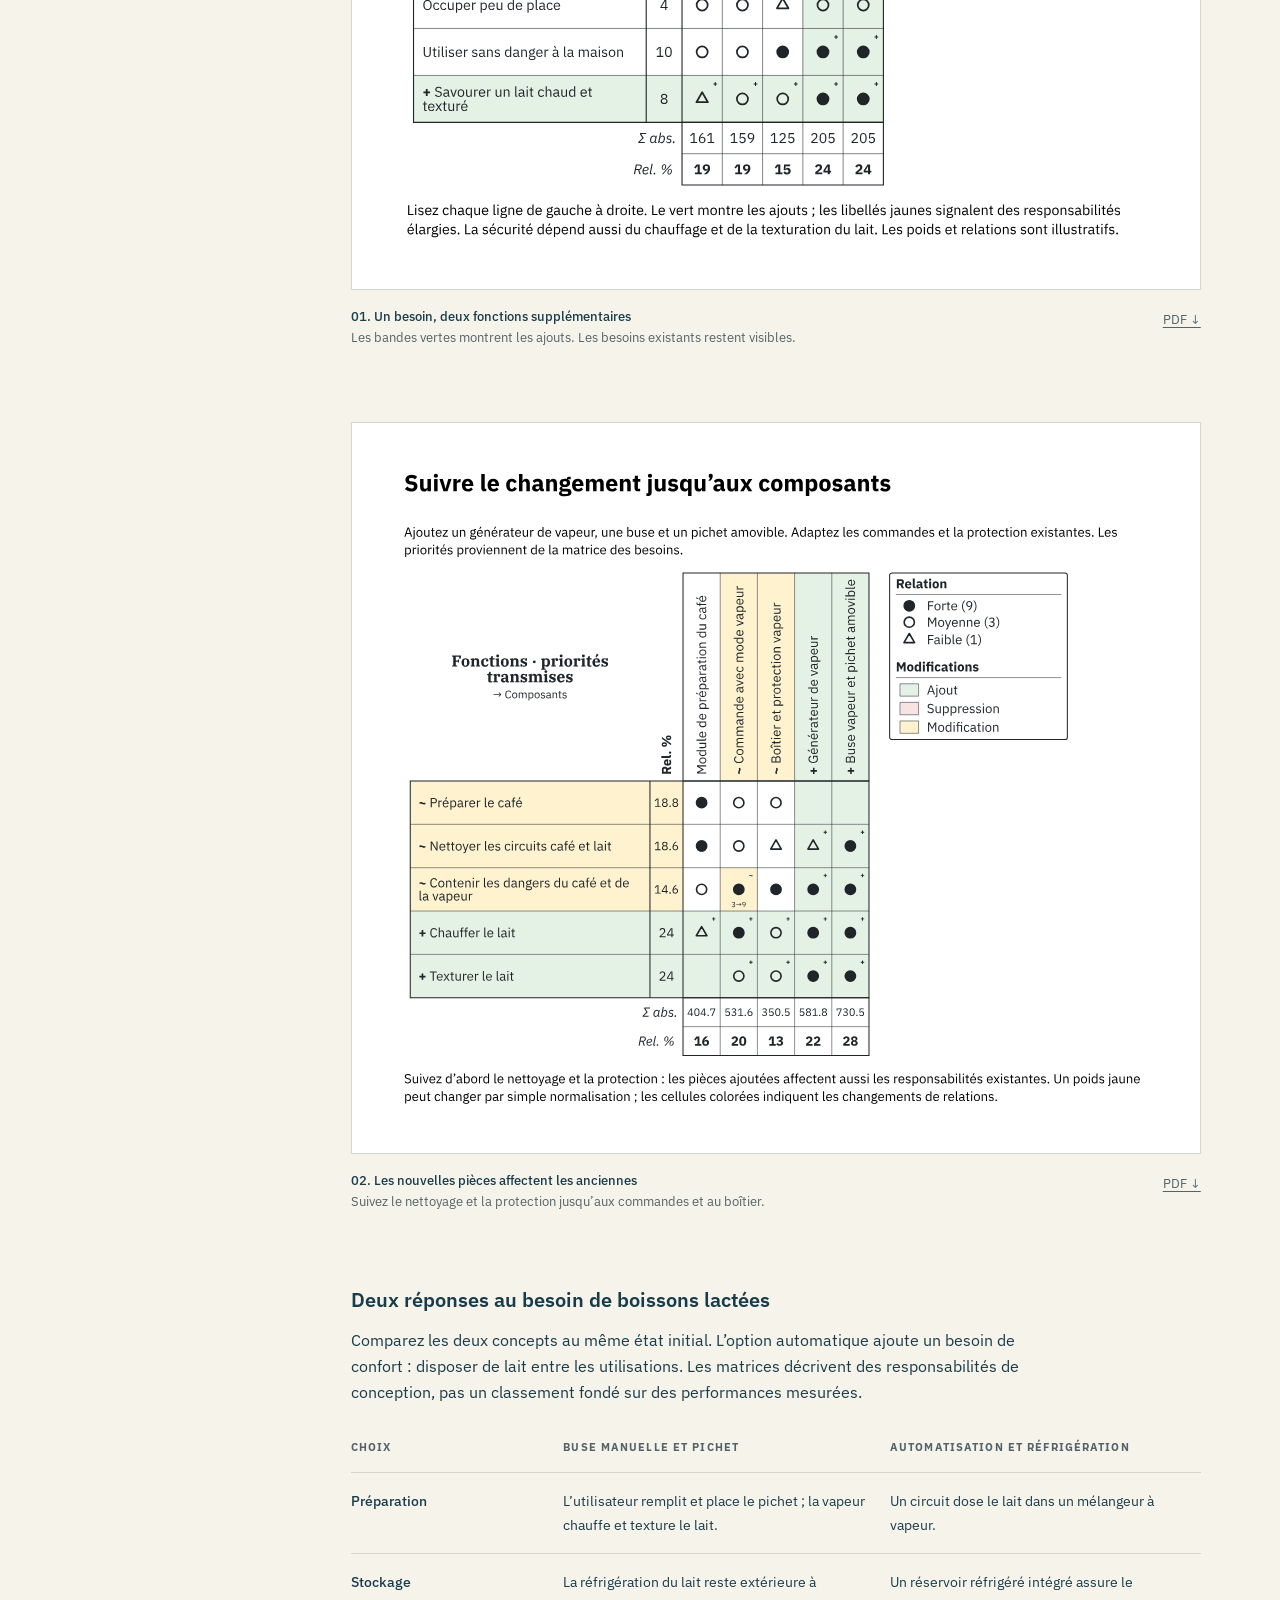
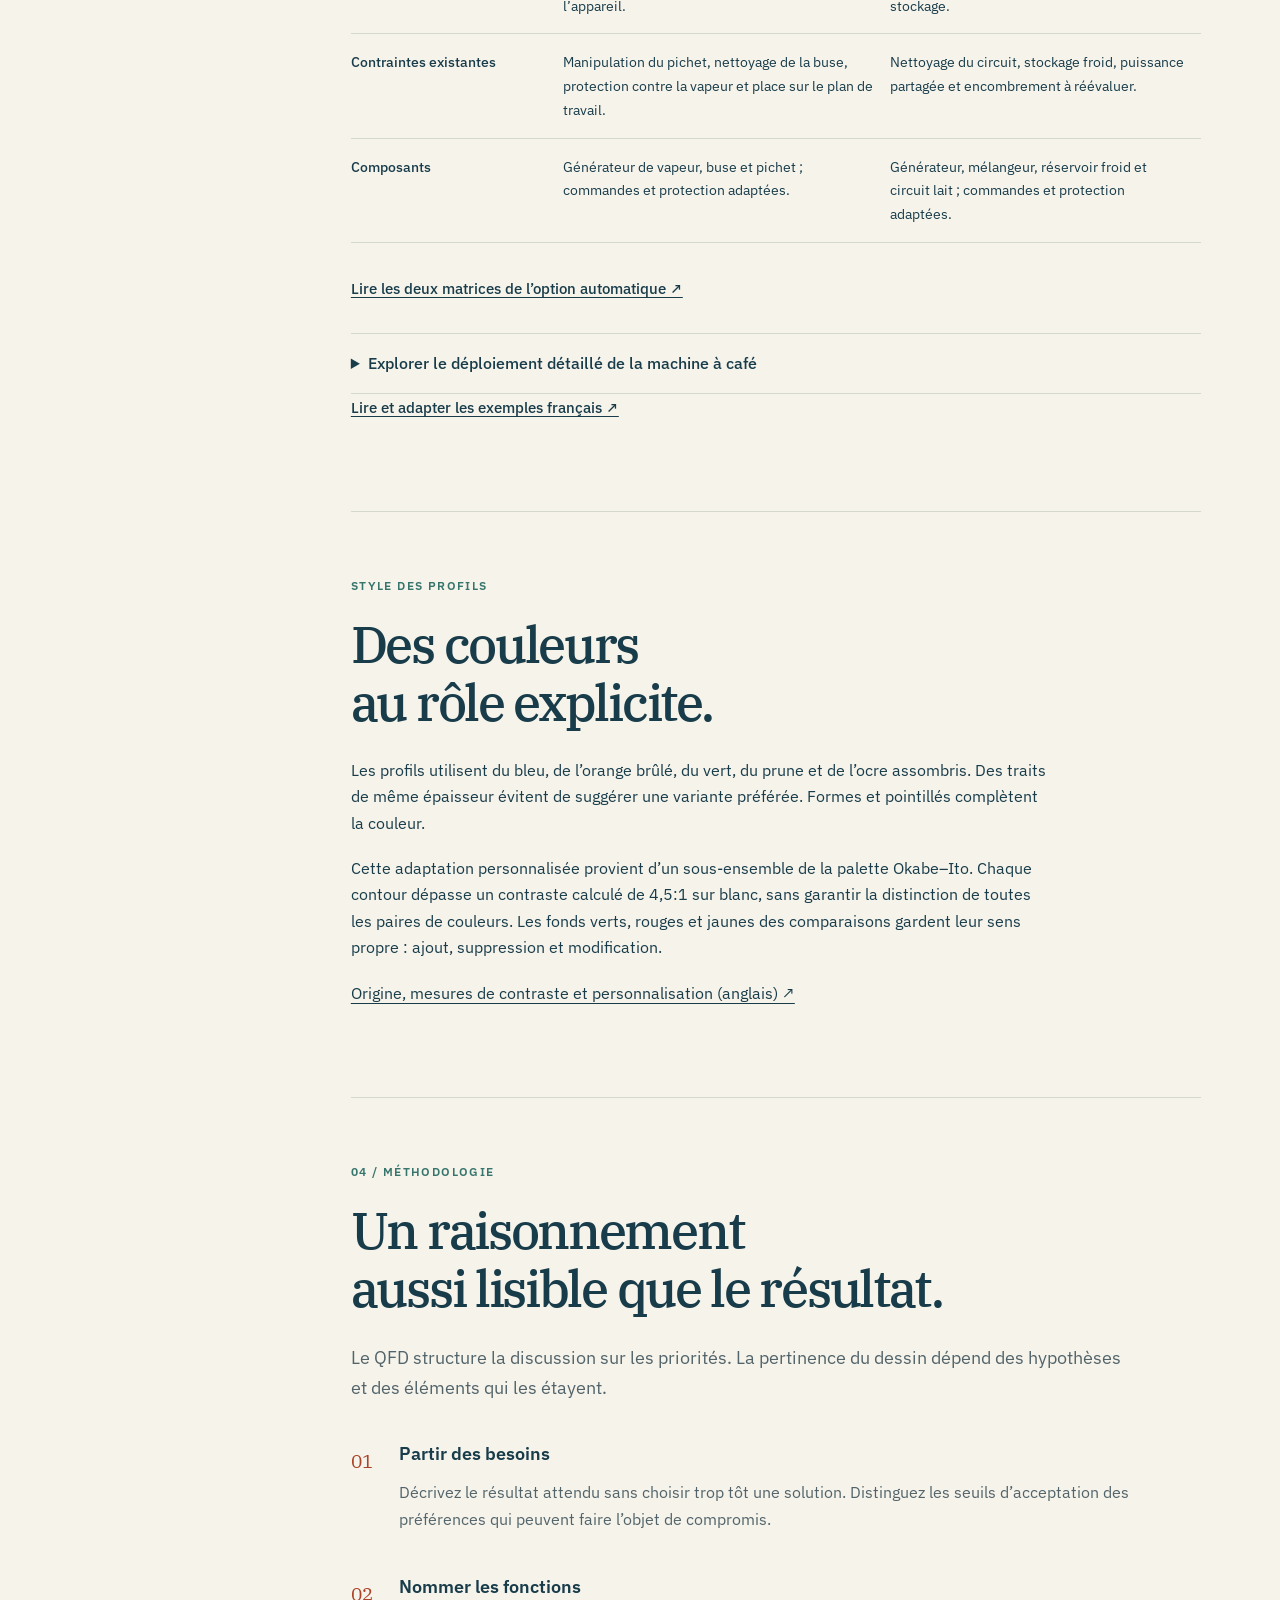
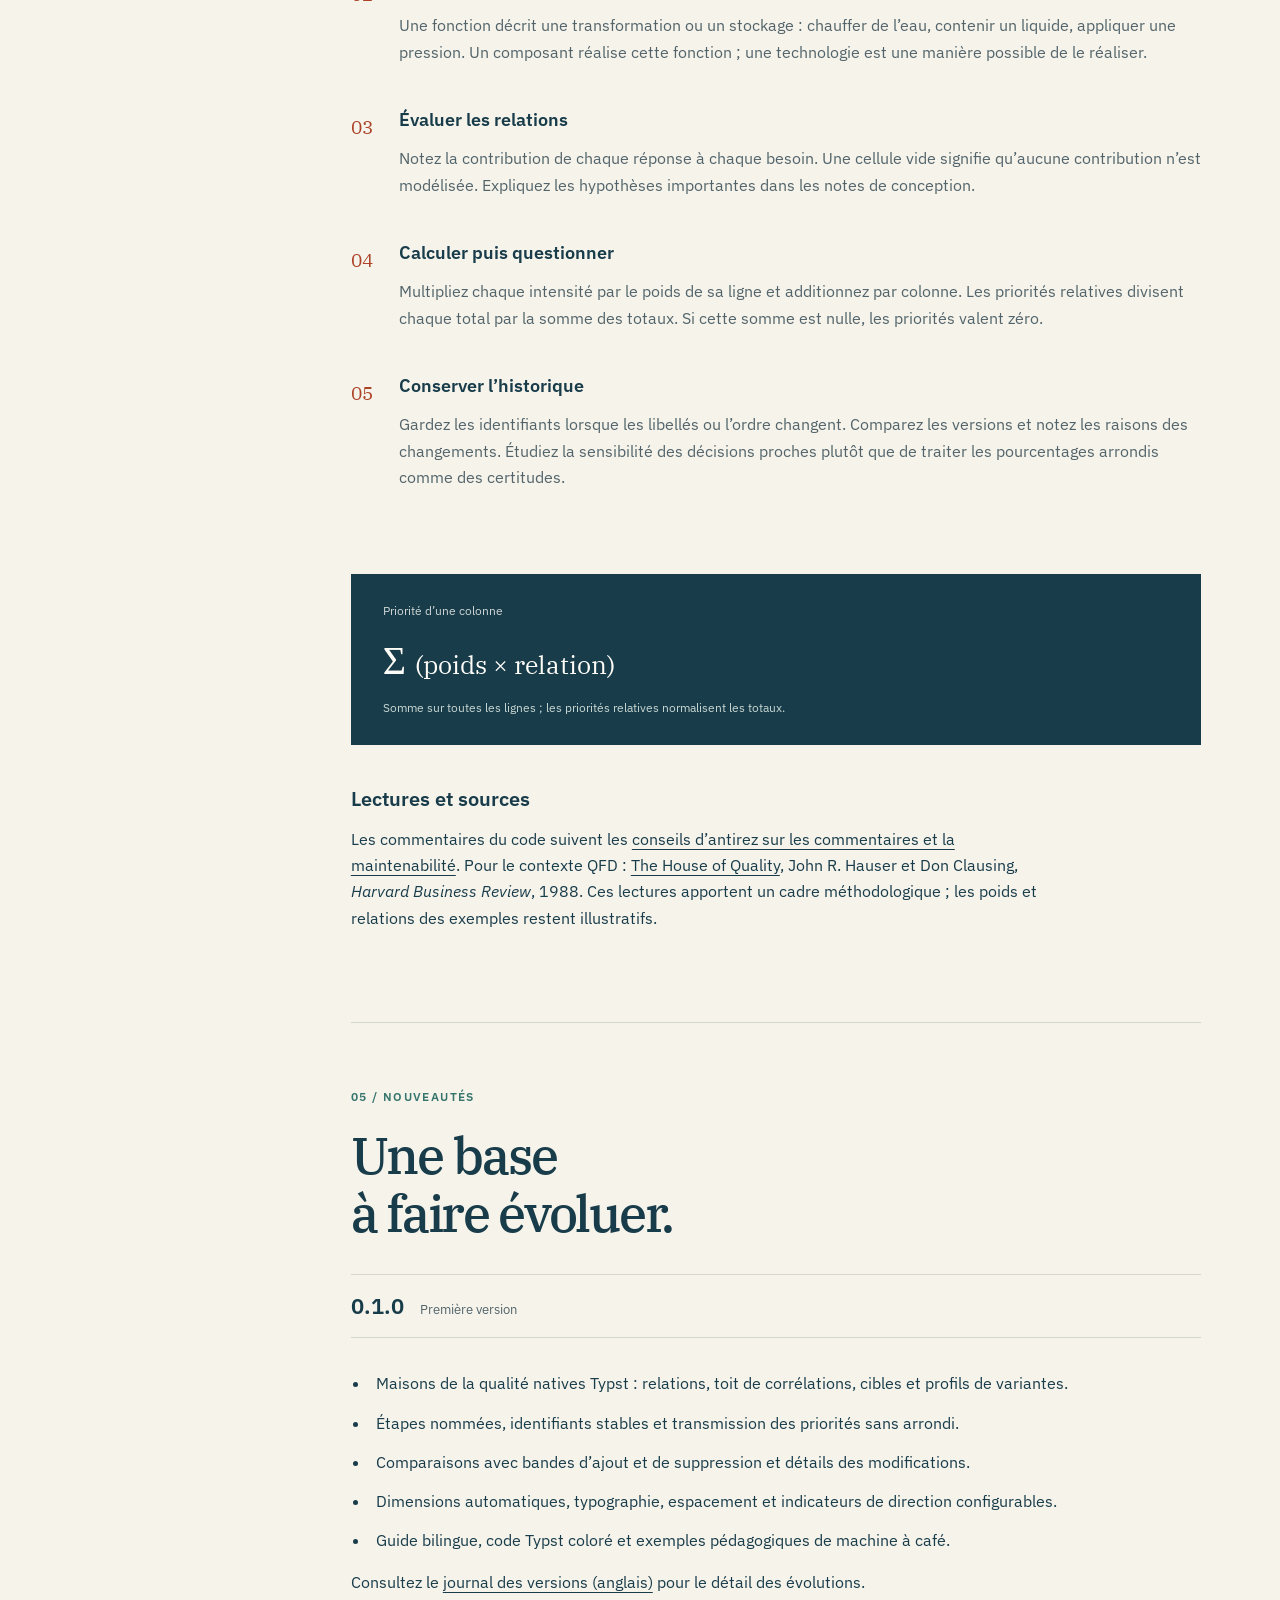
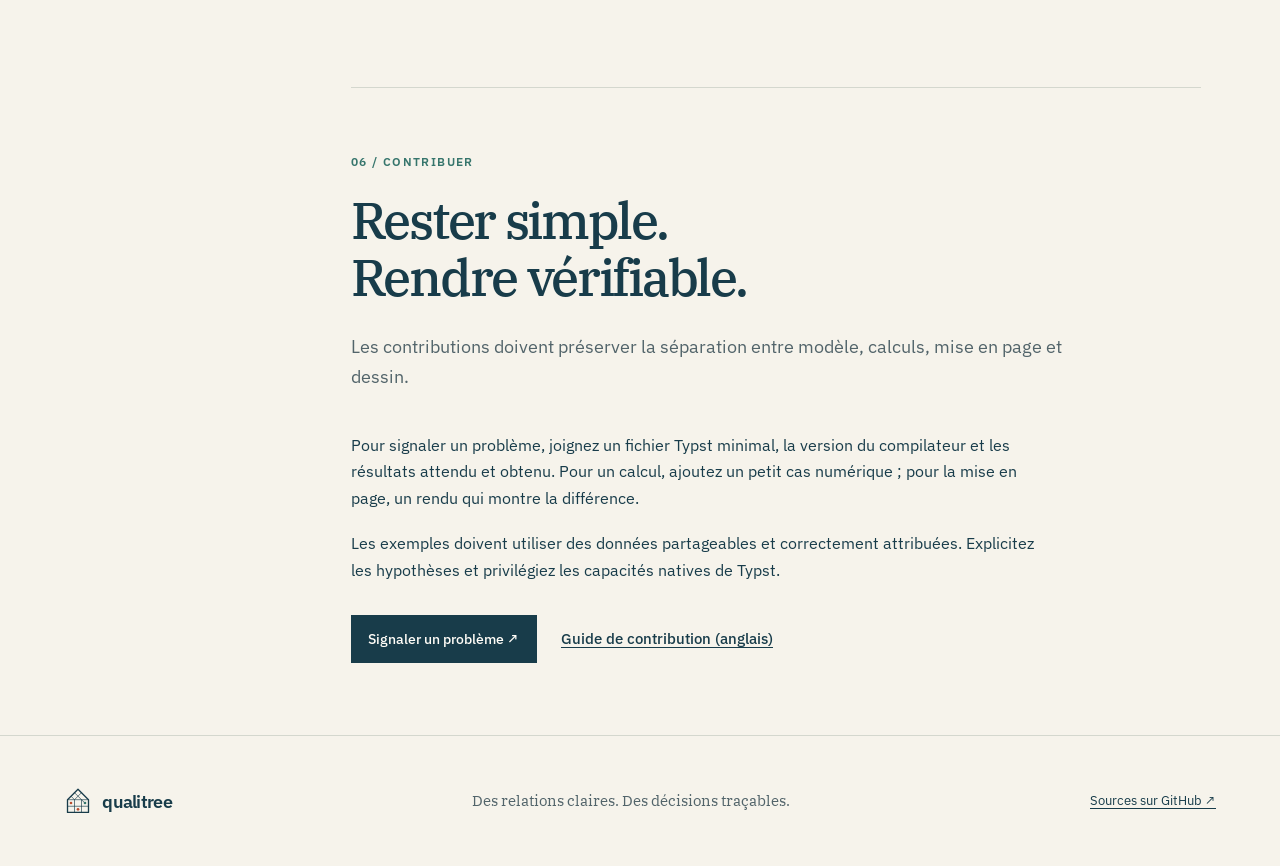
<file: docs/site/fr/index.html>
<!doctype html>
<html lang="fr">
<head>
  <meta charset="utf-8">
  <meta name="viewport" content="width=device-width, initial-scale=1">
  <meta name="description" content="Qualitree : matrices QFD natives pour Typst, déploiement des priorités et comparaison des évolutions de conception.">
  <meta name="theme-color" content="#183c4a">
  <title>Qualitree — Des besoins aux choix de conception</title>
  <link rel="alternate" hreflang="en" href="../index.html">
  <link rel="alternate" hreflang="fr" href="index.html">
  <link rel="icon" href="../assets/favicon.svg" type="image/svg+xml">
  <link rel="preconnect" href="https://fonts.googleapis.com">
  <link rel="preconnect" href="https://fonts.gstatic.com" crossorigin>
  <link href="https://fonts.googleapis.com/css2?family=IBM+Plex+Sans:wght@400;500;600;700&amp;family=IBM+Plex+Serif:ital,wght@0,400;0,500;0,600;1,400&amp;display=swap" rel="stylesheet">
  <link rel="stylesheet" href="../style.css">
  <script src="../site.js" defer></script>
</head>
<body>
<a class="skip-link" href="#main">Aller au contenu</a>
<header class="masthead">
  <a class="brand" href="#top" aria-label="Accueil Qualitree"><img src="../assets/logo.svg" width="38" height="38" alt=""><span>qualitree</span></a>
  <div class="masthead-right"><a class="language-switch" href="../index.html" lang="en" hreflang="en" aria-label="Read the documentation in English">English</a><span class="version">v0.1.0</span><a href="https://github.com/tychota/qfd-typst">GitHub <span aria-hidden="true">↗</span></a></div>
</header>
<main id="main">
  <section class="hero" id="top" aria-labelledby="hero-title">
    <div class="hero-copy">
      <p class="eyebrow">Déploiement de la fonction qualité · Typst natif</p>
      <h1 id="hero-title">Des besoins<br>aux <em>choix de conception.</em></h1>
      <p class="hero-deck">Relier les exigences. Transmettre les priorités. Comprendre les changements.</p>
      <p class="hero-description">Qualitree transforme vos hypothèses de conception en maisons de la qualité précises et reproductibles. Pour garder le raisonnement au plus près du dessin.</p>
      <div class="hero-actions"><a class="button" href="#quickstart">Créer une première matrice <span aria-hidden="true">→</span></a><a class="text-link" href="#examples">Explorer les exemples</a></div>
      <p class="hero-note">Typst 0.15.1+ <span aria-hidden="true">/</span> Aucune dépendance à un autre package à l’exécution</p>
    </div>
    <div class="hero-art"><img src="../assets/hero.png" alt="" fetchpriority="high"><p>Besoins → fonctions → composants</p></div>
  </section>
  <div class="introduction"><p>Une maison de la qualité rend les compromis visibles.</p><p>Qualitree réunit matrice, corrélations, cibles et variantes dans un même document. Les identifiants stables relient les étapes et permettent de comparer leurs évolutions.</p></div>
  <div class="guide-layout">
    <aside class="guide-nav" aria-label="Navigation du guide"><p class="eyebrow">Le guide pratique</p><nav><a href="#quickstart">01 <span>Démarrage</span></a><a href="#api">02 <span>Référence de l’API</span></a><a href="#examples">03 <span>Exemples</span></a><a href="#methodology">04 <span>Méthodologie</span></a><a href="#changes">05 <span>Nouveautés</span></a><a href="#contributing">06 <span>Contribuer</span></a></nav><a class="source-link" href="https://github.com/tychota/qfd-typst/tree/main/examples">Sources des exemples <span aria-hidden="true">↗</span></a></aside>
    <div class="guide-content">
      <section id="quickstart" class="guide-section" aria-labelledby="quickstart-title">
        <p class="eyebrow">01 / Démarrage</p><h2 id="quickstart-title">Une petite matrice.<br>Un point de départ utile.</h2>
        <p class="lead">Commencez par quelques besoins et des réponses mesurables. Ajoutez ensuite le toit, les comparaisons et les étapes de déploiement selon les besoins du modèle.</p>
        <h3>Installer Typst</h3><p>Utilisez Typst <strong>0.15.1 ou une version ultérieure</strong>. Sur macOS, installez-le avec Homebrew. Sur les autres plateformes, téléchargez un exécutable depuis les <a href="https://github.com/typst/typst/releases">versions officielles de Typst</a>.</p>
        <div class="code-block"><div class="code-label">Terminal</div><pre><code>brew install typst
typst --version</code></pre></div>
        <h3>Compiler un exemple du dépôt</h3><p>Clonez le dépôt puis lancez le compilateur depuis sa racine. L’option <code>--root</code> permet aux exemples d’importer le package situé dans le répertoire parent. L’option <code>--font-path</code> charge les polices IBM Plex Sans et Serif fournies.</p>
        <div class="code-block"><div class="code-label">Terminal</div><pre><code>git clone https://github.com/tychota/qfd-typst.git
cd qfd-typst
mkdir -p build
typst compile --root . --font-path fonts examples/fr/revisions.typ build/revisions-fr.pdf</code></pre></div>
        <h3>Écrire une première maison de la qualité</h3><p>Enregistrez ce code dans <code>examples/premiere.typ</code>. Chaque ligne correspond à un besoin, chaque colonne à une réponse technique. Les noms des paramètres de l’API restent en anglais ; les libellés sont libres.</p>
        <div class="code-block"><div class="code-label">examples/premiere.typ</div><pre><code class="language-typst">#import "../lib.typ": qfd
#set page(width: 24cm, height: auto, margin: 1cm)

#qfd(
  whats: ("Préparer facilement", "Nettoyer facilement"),
  hows: ("Temps de préparation", "Pièces à laver"),
  importance: (5, 3),
  matrix: ((9, 1), (1, 9)),
  targets: ("≤ 2 min", "≤ 3 pièces"),
  labels: (whats: [Besoins], hows: [Réponses techniques]),
)</code></pre></div>
        <div class="code-block"><div class="code-label">Terminal</div><pre><code>typst compile --root . --font-path fonts examples/premiere.typ build/premiere.pdf</code></pre></div>
        <details><summary>Utiliser le package dans un autre projet</summary><div><p>Copiez <code>lib.typ</code> et le dossier <code>src/</code> dans votre projet, puis importez le fichier par son chemin relatif. Vous pouvez aussi placer le package complet dans <code>typst/packages/local/qualitree/0.1.0/</code>, sous le répertoire de données Typst de votre système :</p><ul><li>macOS : <code>~/Library/Application Support/typst/packages/local/qualitree/0.1.0/</code></li><li>Linux : <code>$XDG_DATA_HOME/typst/packages/local/qualitree/0.1.0/</code> (généralement <code>~/.local/share/…</code>)</li><li>Windows : <code>%APPDATA%\typst\packages\local\qualitree\0.1.0\</code></li></ul><div class="code-block"><div class="code-label">Typst</div><pre><code class="language-typst">#import "@local/qualitree:0.1.0": qfd</code></pre></div><p>Le package local doit contenir <code>typst.toml</code>, <code>lib.typ</code> et <code>src/</code>. La <a href="https://github.com/typst/packages/pull/5808">demande d’inscription à Typst Universe est ouverte</a> ; l’import <code>@preview</code> ne sera disponible qu’après acceptation.</p></div></details>
      </section>
      <section id="api" class="guide-section" aria-labelledby="api-title">
        <p class="eyebrow">02 / Référence de l’API</p><h2 id="api-title">Une matrice.<br>Plusieurs façons de raisonner.</h2>
        <p class="lead"><code>qfd</code> dessine une maison de la qualité à partir de données positionnelles. Les fonctions de déploiement ajoutent des entités nommées, la transmission des priorités et la comparaison des versions.</p>
        <h3><code>qfd(…)</code></h3><p>Utilisez des arguments nommés, avec une matrice complète <code>matrix</code> ou des relations éparses <code>relations</code>. Les intensités sont <strong>0, 1, 3 et 9</strong> : aucune, faible, moyenne et forte.</p>
        <div class="table-scroll" tabindex="0" role="region" aria-label="Paramètres principaux de l’API"><table><thead><tr><th>Argument</th><th>Signification</th></tr></thead><tbody>
          <tr><th scope="row"><code>whats</code></th><td>Tableau non vide des libellés de lignes : besoins, fonctions ou autres exigences.</td></tr>
          <tr><th scope="row"><code>hows</code></th><td>Tableau non vide des libellés de colonnes : réponses à ces exigences.</td></tr>
          <tr><th scope="row"><code>importance</code></th><td>Un poids positif ou nul par ligne. Active le calcul des priorités des colonnes.</td></tr>
          <tr><th scope="row"><code>matrix</code></th><td>Tableau organisé par lignes, avec une intensité pour chaque paire ligne/colonne.</td></tr>
          <tr><th scope="row"><code>relations</code></th><td>Triplets <code>(ligne, colonne, intensité)</code>, avec des indices commençant à 1. Une cellule omise vaut zéro.</td></tr>
          <tr><th scope="row"><code>targets</code></th><td>Une cible par colonne, affichée sous la matrice.</td></tr>
          <tr><th scope="row"><code>correlations</code></th><td>Entrées du toit <code>(colonne, colonne, signe)</code>, indices à partir de 1. Signes possibles : <code>"++"</code>, <code>"+"</code>, <code>"-"</code>, <code>"--"</code>.</td></tr>
          <tr><th scope="row"><code>alternatives</code></th><td>Enregistrements tels que <code>(label: "Café", scores: (4, 3))</code>, avec une note par ligne. Une valeur manquante s’écrit <code>none</code>. L’échelle <code>score-range</code> vaut <code>(0, 5)</code> par défaut.</td></tr>
        </tbody></table></div>
        <h3>Régler le dessin</h3><p>Choisissez <code>font</code> et <code>font-size</code>. La hauteur des lignes et des en-têtes s’adapte automatiquement au texte ; vous pouvez aussi fixer des dimensions. Ajustez <code>what-width</code>, <code>cell-size</code> et les marges internes pour les matrices denses. Les options <code>show-roof</code>, <code>show-basement</code> et <code>show-competitive</code> contrôlent les panneaux visibles.</p><p>Les valeurs par défaut et les règles de validation figurent dans la <a href="https://github.com/tychota/qfd-typst/blob/main/docs/API.md">référence complète en anglais</a>.</p>
        <div class="api-entry"><h3><code>qfd-stage(…)</code><span>Définir une étape nommée</span></h3><p>Chaque ligne et colonne possède un identifiant stable et un libellé indépendant. Le texte peut évoluer sans modifier l’identité du besoin ou du composant. Une étape relie besoins et fonctions, fonctions et composants, ou deux autres ensembles pertinents. Le résultat est un dictionnaire à transmettre à <code>qfd</code>.</p>
        <div class="code-block"><div class="code-label">Typst · identifiants stables</div><pre><code class="language-typst">#import "../lib.typ": qfd, qfd-stage, qfd-deploy, qfd-diff

#let besoins = qfd-stage(
  rows: (
    (id: "simple", label: "Préparer facilement", weight: 5),
    (id: "clean", label: "Nettoyer facilement", weight: 3),
  ),
  columns: (
    (id: "setup", label: "Temps de préparation", direction: "minimize"),
    (id: "wash", label: "Pièces à laver", direction: "minimize"),
  ),
  matrix: ((9, 1), (1, 9)),
  labels: (whats: [Besoins], hows: [Réponses techniques]),
)
#qfd(..besoins)</code></pre></div></div>
        <div class="api-entry"><h3><code>qfd-deploy(…)</code><span>Transmettre les priorités</span></h3><p>Les colonnes de l’étape précédente deviennent les lignes de la suivante, en conservant leurs identifiants et leurs libellés. Les priorités relatives sont transmises <strong>sans arrondi</strong> : seuls les nombres affichés sont arrondis. Fournissez les nouvelles colonnes et la matrice des relations ; la fonction calcule les poids des lignes.</p></div>
        <div class="api-entry"><h3><code>qfd-diff(…)</code><span>Comparer deux versions</span></h3><p>Les étapes sont alignées par identifiant pour montrer ajouts, suppressions et modifications, même après un réordonnancement. Les éléments supprimés restent visibles mais ne contribuent plus aux priorités actuelles. Dessinez le résultat avec <code>#qfd(..qfd-diff(avant, apres))</code>. Les deux étapes doivent posséder des poids, ou toutes deux les omettre. La comparaison ne prend pas en charge les profils de variantes ni les lignes de synthèse personnalisées.</p><p class="change-key"><span class="added">+ Ajout</span><span class="removed">− Suppression</span><span class="modified">~ Modification</span></p></div>
      </section>
      <section id="examples" class="guide-section" aria-labelledby="examples-title">
        <p class="eyebrow">03 / Exemples</p><h2 id="examples-title">Que change l’ajout<br>de boissons lactées ?</h2>
        <p class="lead">Partez d’une machine qui prépare uniquement du café. Ajoutez une buse vapeur. Suivez un nouveau besoin jusqu’aux fonctions, puis aux composants.</p>
        <p>Ce modèle pédagogique utilise des poids et des relations illustratifs. Lisez chaque ligne de gauche à droite : les nouvelles capacités doivent toujours respecter les besoins existants de nettoyage, d’encombrement et de sécurité.</p>
        <figure class="example-figure"><a href="../assets/fr/revisions.svg" aria-label="Ouvrir la comparaison des besoins et fonctions"><img src="../assets/fr/revisions.svg" alt="Cinq besoins et cinq fonctions : le lait ajoute le chauffage et la texturation, tout en étendant les responsabilités de nettoyage et de protection." loading="lazy"></a><figcaption><span><strong>01. Un besoin, deux fonctions supplémentaires</strong><br>Les bandes vertes montrent les ajouts. Les besoins existants restent visibles.</span><a href="../assets/fr/revisions.pdf">PDF ↓</a></figcaption></figure>
        <figure class="example-figure"><a href="../assets/fr/revision-components.svg" aria-label="Ouvrir la comparaison des fonctions et composants"><img src="../assets/fr/revision-components.svg" alt="Les fonctions se déploient vers les composants café existants et les nouveaux composants vapeur, avec des commandes et une protection adaptées." loading="lazy"></a><figcaption><span><strong>02. Les nouvelles pièces affectent les anciennes</strong><br>Suivez le nettoyage et la protection jusqu’aux commandes et au boîtier.</span><a href="../assets/fr/revision-components.pdf">PDF ↓</a></figcaption></figure>
        <h3>Deux réponses au besoin de boissons lactées</h3><p>Comparez les deux concepts au même état initial. L’option automatique ajoute un besoin de confort : disposer de lait entre les utilisations. Les matrices décrivent des responsabilités de conception, pas un classement fondé sur des performances mesurées.</p>
        <div class="table-scroll"><table><thead><tr><th scope="col">Choix</th><th scope="col">Buse manuelle et pichet</th><th scope="col">Automatisation et réfrigération</th></tr></thead><tbody>
          <tr><th scope="row">Préparation</th><td>L’utilisateur remplit et place le pichet ; la vapeur chauffe et texture le lait.</td><td>Un circuit dose le lait dans un mélangeur à vapeur.</td></tr>
          <tr><th scope="row">Stockage</th><td>La réfrigération du lait reste extérieure à l’appareil.</td><td>Un réservoir réfrigéré intégré assure le stockage.</td></tr>
          <tr><th scope="row">Contraintes existantes</th><td>Manipulation du pichet, nettoyage de la buse, protection contre la vapeur et place sur le plan de travail.</td><td>Nettoyage du circuit, stockage froid, puissance partagée et encombrement à réévaluer.</td></tr>
          <tr><th scope="row">Composants</th><td>Générateur de vapeur, buse et pichet ; commandes et protection adaptées.</td><td>Générateur, mélangeur, réservoir froid et circuit lait ; commandes et protection adaptées.</td></tr>
        </tbody></table></div>
        <p><a class="text-link" href="../assets/fr/milk-automatic.pdf">Lire les deux matrices de l’option automatique ↗</a></p>
        <details><summary>Explorer le déploiement détaillé de la machine à café</summary><div><p>L’étude détaillée couvre aussi la température, les cafés successifs, la conservation du café et la collecte des déchets. Ses priorités sont calculées indépendamment de ce modèle simplifié. Les documents détaillés suivants sont en anglais.</p><ul><li><a href="../assets/espresso.pdf">État initial : besoins → fonctions (anglais)</a></li><li><a href="../assets/components.pdf">État initial : fonctions → composants (anglais)</a></li><li><a href="../assets/milk-detailed.pdf">Ajout du lait réfrigéré : les deux étapes complètes (anglais)</a></li></ul></div></details>
        <p><a class="text-link" href="https://github.com/tychota/qfd-typst/tree/main/examples/fr">Lire et adapter les exemples français ↗</a></p>
      </section>
      <section id="palette" class="guide-section" aria-labelledby="palette-title">
        <p class="eyebrow">Style des profils</p><h2 id="palette-title">Des couleurs<br>au rôle explicite.</h2>
        <p>Les profils utilisent du bleu, de l’orange brûlé, du vert, du prune et de l’ocre assombris. Des traits de même épaisseur évitent de suggérer une variante préférée. Formes et pointillés complètent la couleur.</p><p>Cette adaptation personnalisée provient d’un sous-ensemble de la palette Okabe–Ito. Chaque contour dépasse un contraste calculé de 4,5:1 sur blanc, sans garantir la distinction de toutes les paires de couleurs. Les fonds verts, rouges et jaunes des comparaisons gardent leur sens propre : ajout, suppression et modification.</p>
        <p><a href="https://github.com/tychota/qfd-typst/blob/main/docs/PALETTE.md">Origine, mesures de contraste et personnalisation (anglais) ↗</a></p>
      </section>
      <section id="methodology" class="guide-section" aria-labelledby="methodology-title">
        <p class="eyebrow">04 / Méthodologie</p><h2 id="methodology-title">Un raisonnement<br>aussi lisible que le résultat.</h2>
        <p class="lead">Le QFD structure la discussion sur les priorités. La pertinence du dessin dépend des hypothèses et des éléments qui les étayent.</p>
        <ol class="method-list"><li><h3>Partir des besoins</h3><p>Décrivez le résultat attendu sans choisir trop tôt une solution. Distinguez les seuils d’acceptation des préférences qui peuvent faire l’objet de compromis.</p></li><li><h3>Nommer les fonctions</h3><p>Une fonction décrit une transformation ou un stockage : chauffer de l’eau, contenir un liquide, appliquer une pression. Un composant réalise cette fonction ; une technologie est une manière possible de le réaliser.</p></li><li><h3>Évaluer les relations</h3><p>Notez la contribution de chaque réponse à chaque besoin. Une cellule vide signifie qu’aucune contribution n’est modélisée. Expliquez les hypothèses importantes dans les notes de conception.</p></li><li><h3>Calculer puis questionner</h3><p>Multipliez chaque intensité par le poids de sa ligne et additionnez par colonne. Les priorités relatives divisent chaque total par la somme des totaux. Si cette somme est nulle, les priorités valent zéro.</p></li><li><h3>Conserver l’historique</h3><p>Gardez les identifiants lorsque les libellés ou l’ordre changent. Comparez les versions et notez les raisons des changements. Étudiez la sensibilité des décisions proches plutôt que de traiter les pourcentages arrondis comme des certitudes.</p></li></ol>
        <div class="formula" aria-label="La priorité d’une colonne est la somme des produits du poids de chaque ligne par l’intensité de sa relation"><span>Priorité d’une colonne</span><strong>Σ <span>(poids × relation)</span></strong><small>Somme sur toutes les lignes ; les priorités relatives normalisent les totaux.</small></div>
        <h3>Lectures et sources</h3><p>Les commentaires du code suivent les <a href="https://antirez.com/news/124">conseils d’antirez sur les commentaires et la maintenabilité</a>. Pour le contexte QFD : <a href="https://blogs.ubc.ca/nvdteamb/files/2013/10/7-The-House-of-Quality.pdf">The House of Quality</a>, John R. Hauser et Don Clausing, <cite>Harvard Business Review</cite>, 1988. Ces lectures apportent un cadre méthodologique ; les poids et relations des exemples restent illustratifs.</p>
      </section>
      <section id="changes" class="guide-section" aria-labelledby="changes-title">
        <p class="eyebrow">05 / Nouveautés</p><h2 id="changes-title">Une base<br>à faire évoluer.</h2><div class="release-line"><h3>0.1.0</h3><span>Première version</span></div><ul class="plain-list"><li>Maisons de la qualité natives Typst : relations, toit de corrélations, cibles et profils de variantes.</li><li>Étapes nommées, identifiants stables et transmission des priorités sans arrondi.</li><li>Comparaisons avec bandes d’ajout et de suppression et détails des modifications.</li><li>Dimensions automatiques, typographie, espacement et indicateurs de direction configurables.</li><li>Guide bilingue, code Typst coloré et exemples pédagogiques de machine à café.</li></ul><p>Consultez le <a href="https://github.com/tychota/qfd-typst/blob/main/CHANGELOG.md">journal des versions (anglais)</a> pour le détail des évolutions.</p>
      </section>
      <section id="contributing" class="guide-section" aria-labelledby="contributing-title">
        <p class="eyebrow">06 / Contribuer</p><h2 id="contributing-title">Rester simple.<br>Rendre vérifiable.</h2><p class="lead">Les contributions doivent préserver la séparation entre modèle, calculs, mise en page et dessin.</p><p>Pour signaler un problème, joignez un fichier Typst minimal, la version du compilateur et les résultats attendu et obtenu. Pour un calcul, ajoutez un petit cas numérique ; pour la mise en page, un rendu qui montre la différence.</p><p>Les exemples doivent utiliser des données partageables et correctement attribuées. Explicitez les hypothèses et privilégiez les capacités natives de Typst.</p><div class="contribute-links"><a class="button" href="https://github.com/tychota/qfd-typst/issues">Signaler un problème ↗</a><a class="text-link" href="https://github.com/tychota/qfd-typst/blob/main/CONTRIBUTING.md">Guide de contribution (anglais)</a></div>
      </section>
    </div>
  </div>
</main>
<footer><a class="brand" href="#top"><img src="../assets/logo.svg" width="28" height="28" alt=""><span>qualitree</span></a><p>Des relations claires. Des décisions traçables.</p><a href="https://github.com/tychota/qfd-typst">Sources sur GitHub ↗</a></footer>
<div id="copy-status" class="visually-hidden" role="status" aria-live="polite"></div>
</body>
</html>
</file>
<file: docs/site/style.css>
:root {
  --paper: #f6f3eb;
  --surface: #fffdf8;
  --ink: #183c4a;
  --muted: #52646a;
  --line: #d4d7ce;
  --accent: #ac4328;
  --teal: #36756c;
  --sans: "IBM Plex Sans", "Helvetica Neue", sans-serif;
  --serif: "IBM Plex Serif", Georgia, serif;
  color: var(--ink);
  background: var(--paper);
  font-family: var(--sans);
  font-size: 16px;
  line-height: 1.65;
  font-synthesis: none;
  scroll-padding-top: 2rem;
}
* { box-sizing: border-box; }
body { margin: 0; }
a { color: inherit; text-decoration-thickness: 1px; text-underline-offset: .23em; }
a:hover { color: var(--accent); }
button, a { -webkit-tap-highlight-color: transparent; }
:focus-visible { outline: 3px solid var(--accent); outline-offset: 5px; }
::selection { background: #e7c3a7; color: var(--ink); }
img { max-width: 100%; display: block; }
p { margin: 0 0 1.2rem; }
h1, h2, h3 { font-weight: 500; margin: 0; }
h1, h2 { font-family: var(--serif); letter-spacing: -.045em; }
h1 { font-size: clamp(3.15rem, 5.6vw, 5.6rem); line-height: 1.04; }
h1 em { color: var(--accent); font-weight: 400; }
h2 { font-size: clamp(2.2rem, 4vw, 3.65rem); line-height: 1.12; margin-bottom: 1.6rem; }
h3 { font-size: 1.28rem; line-height: 1.35; font-weight: 600; margin: 2rem 0 .8rem; }
code { font-family: "SFMono-Regular", Consolas, "Liberation Mono", monospace; font-size: .85em; overflow-wrap: anywhere; }
p code, td code, li code { background: #e9eae1; padding: .13em .3em; border-radius: 2px; }
.masthead, .hero, .introduction, .guide-layout, footer { max-width: 1440px; margin-inline: auto; padding-inline: clamp(1.3rem, 5vw, 5rem); }
.masthead { min-height: 94px; display: flex; align-items: center; justify-content: space-between; gap: 1rem; }
.brand { display: inline-flex; align-items: center; gap: .65rem; text-decoration: none; font-size: 1.55rem; font-weight: 600; letter-spacing: -.04em; }
.masthead-right { display: flex; align-items: center; gap: 2rem; font-size: .9rem; }
.masthead-right a { text-decoration: none; }
.version { color: var(--muted); font-size: .8rem; }
.hero { display: grid; grid-template-columns: 1.2fr 1fr; gap: 1rem; padding-block: 4.5rem 4rem; align-items: center; border-top: 1px solid var(--line); }
.eyebrow { font-size: .73rem; letter-spacing: .12em; text-transform: uppercase; font-weight: 600; margin-bottom: 1.7rem; color: var(--teal); }
.hero-deck { font-size: 1.32rem; line-height: 1.5; margin-top: 1.8rem; max-width: 27rem; }
.hero-description { color: var(--muted); max-width: 30rem; }
.hero-actions { display: flex; align-items: center; flex-wrap: wrap; gap: 1.5rem; margin-block: 2rem 1.3rem; }
.button { display: inline-flex; min-height: 48px; align-items: center; justify-content: space-between; gap: 1.5rem; background: var(--ink); color: var(--surface); padding: .75rem 1.1rem; text-decoration: none; font-weight: 500; font-size: .9rem; transition: background .16s ease-out; }
.button:hover { color: white; background: var(--accent); }
.text-link { font-weight: 500; font-size: .92rem; }
.hero-note { font-size: .75rem; color: var(--muted); }
.hero-note span { padding-inline: .7rem; color: #a5ada5; }
.hero-art { position: relative; margin-right: -1.5rem; }
.hero-art img { width: 100%; height: auto; mix-blend-mode: multiply; }
.hero-art p { font-size: .7rem; letter-spacing: .12em; text-transform: uppercase; text-align: center; color: var(--muted); margin: .8rem 0 0; }
.introduction { border-top: 1px solid var(--line); border-bottom: 1px solid var(--line); display: grid; grid-template-columns: 1fr 1.3fr; gap: 4rem; padding-block: 2rem; }
.introduction p { margin: 0; }
.introduction p:first-child { font-family: var(--serif); font-size: 1.65rem; letter-spacing: -.02em; line-height: 1.3; max-width: 24rem; }
.introduction p:last-child { color: var(--muted); font-size: .95rem; max-width: 42rem; }
.guide-layout { display: grid; grid-template-columns: 210px minmax(0, 1fr); gap: clamp(2.5rem, 6vw, 6rem); padding-top: 5rem; }
.guide-nav { align-self: start; position: sticky; top: 2rem; padding-bottom: 2rem; }
.guide-nav .eyebrow { font-size: .65rem; margin-bottom: 1rem; }
.guide-nav nav { display: flex; flex-direction: column; }
.guide-nav nav a { display: flex; gap: 1rem; align-items: center; min-height: 44px; font-size: .73rem; color: var(--muted); text-decoration: none; border-bottom: 1px solid transparent; }
.guide-nav nav a span { font-size: .9rem; }
.guide-nav nav a:hover, .guide-nav nav a[aria-current="location"] { color: var(--accent); border-bottom-color: var(--line); }
.source-link { display: inline-block; font-size: .78rem; margin-top: 1.5rem; }
.guide-content { max-width: 850px; min-width: 0; }
.guide-section { padding-bottom: 4.5rem; margin-bottom: 4rem; border-bottom: 1px solid var(--line); scroll-margin-top: 2rem; }
.guide-section:last-child { border: 0; margin-bottom: 0; }
.guide-section > p { max-width: 70ch; }
.guide-section .eyebrow { margin-bottom: 1.3rem; }
.lead { font-size: 1.13rem; line-height: 1.65; color: var(--muted); margin-bottom: 2.5rem; }
.code-block { background: #eaece4; border: 1px solid #d9ddd1; margin-block: 1.25rem 1.8rem; position: relative; }
.code-label { padding: .65rem 1.2rem; border-bottom: 1px solid #d9ddd1; font-size: .7rem; color: var(--muted); letter-spacing: .02em; min-height: 2.65rem; }
pre { margin: 0; padding: 1.2rem; overflow-x: auto; line-height: 1.75; tab-size: 2; }
pre code { font-size: .8rem; overflow-wrap: normal; }
.copy-button { position: absolute; right: .6rem; top: .35rem; padding: .3rem .6rem; min-height: 32px; border: 1px solid #b6c3ba; border-radius: 2px; font-family: inherit; color: var(--ink); background: var(--paper); cursor: pointer; font-size: .7rem; }
.copy-button:hover { background: var(--surface); }
details { margin-top: 2rem; border-block: 1px solid var(--line); }
summary { padding-block: 1rem; cursor: pointer; font-weight: 500; }
details > div { padding-block: .5rem 1rem; font-size: .9rem; }
details li { margin-bottom: .7rem; }
.table-scroll { overflow-x: auto; margin-block: 1.5rem 2rem; }
table { width: 100%; border-collapse: collapse; font-size: .9rem; text-align: left; }
th, td { border-bottom: 1px solid var(--line); padding: 1rem .85rem 1rem 0; vertical-align: top; }
thead th { font-size: .7rem; letter-spacing: .1em; text-transform: uppercase; color: var(--muted); padding-top: .5rem; }
tbody th { width: 25%; font-weight: 500; }
.api-entry { border-top: 1px solid var(--line); margin-top: 2rem; padding-top: .2rem; }
.api-entry h3 span { display: block; font-size: .76rem; font-weight: 400; color: var(--muted); margin-top: .4rem; }
.change-key { display: flex; gap: .6rem; flex-wrap: wrap; font-size: .75rem; }
.change-key span { padding: .2rem .6rem; color: #243c36; }
.added { background: #dcebdd; }.removed { background: #f3deda; }.modified { background: #f3eac5; }
.reference-note { color: var(--muted); font-size: .88rem; margin-top: 2rem; }
.example-figure { margin: 2.5rem 0 3.5rem; }
.example-figure > a { display: block; background: white; border: 1px solid var(--line); padding: clamp(.5rem, 1.5vw, 1.5rem); }
.example-figure img { width: 100%; height: auto; min-height: 120px; }
figcaption { display: flex; justify-content: space-between; gap: 1rem; padding-block: 1rem; font-size: .8rem; color: var(--muted); }
figcaption strong { font-weight: 500; color: var(--ink); }
figcaption a { white-space: nowrap; min-height: 44px; padding-top: .2rem; }
.method-list { list-style: none; counter-reset: method; padding: 0; margin: 2.5rem 0; }
.method-list li { counter-increment: method; position: relative; padding: 0 0 1.5rem 3rem; }
.method-list li::before { content: "0" counter(method); position: absolute; top: .15rem; left: 0; font-family: var(--serif); color: var(--accent); font-size: 1.2rem; }
.method-list h3 { margin-top: 0; font-size: 1.12rem; }
.method-list p { color: var(--muted); }
.formula { padding: 1.7rem 2rem; background: var(--ink); color: var(--surface); display: grid; gap: .8rem; margin-bottom: 2.5rem; }
.formula > span { font-size: .75rem; opacity: .8; }
.formula strong { font-family: var(--serif); font-size: 2.5rem; font-weight: 400; line-height: 1.3; }
.formula strong span { font-size: clamp(1rem, 2vw, 1.55rem); }
.formula small { font-size: .75rem; color: #c9d8d4; }
.release-line { display: flex; align-items: baseline; gap: 1rem; border-block: 1px solid var(--line); padding-block: 1rem; margin-block: 2rem; }
.release-line h3 { margin: 0; font-size: 1.4rem; }
.release-line span { color: var(--muted); font-size: .8rem; }
.plain-list { padding-left: 1.2rem; }
.plain-list li { padding-left: .4rem; margin-bottom: .8rem; }
.contribute-links { display: flex; align-items: center; gap: 1.5rem; flex-wrap: wrap; margin-top: 2rem; }
footer { border-top: 1px solid var(--line); min-height: 130px; display: flex; align-items: center; gap: 2rem; justify-content: space-between; }
footer .brand { font-size: 1.15rem; }
footer p { margin: 0; font-family: var(--serif); font-size: .95rem; color: var(--muted); }
footer > a:last-child { font-size: .8rem; }
.visually-hidden, .skip-link:not(:focus) { position: absolute; width: 1px; height: 1px; overflow: hidden; clip-path: inset(50%); white-space: nowrap; }
.skip-link:focus { position: fixed; top: 1rem; left: 1rem; padding: 1rem; background: var(--ink); color: white; z-index: 10; }
@media (min-width: 1600px) { .hero { padding-block: 6rem; } }
@media (max-width: 1000px) {
  .hero { grid-template-columns: 1.25fr 1fr; padding-block: 3rem; }
  .hero-actions { gap: 1rem; }
  .hero-art { margin-right: 0; }
  .guide-layout { grid-template-columns: 165px minmax(0, 1fr); gap: 2rem; }
  .introduction { gap: 2rem; }
}
@media (max-width: 740px) {
  .masthead { min-height: 76px; }
  .masthead-right { gap: 1rem; }
  .hero { grid-template-columns: 1fr; padding-top: 2.8rem; gap: .5rem; }
  h1 { font-size: clamp(3.25rem, 9.8vw, 4.7rem); }
  .hero-copy { position: relative; z-index: 1; }
  .hero-art { max-width: 460px; justify-self: center; width: 90%; margin-top: .5rem; }
  .hero-art p { margin-top: 0; }
  .introduction { grid-template-columns: 1fr; gap: 1rem; }
  .guide-layout { display: block; padding-top: 2rem; }
  .guide-nav { position: static; padding-bottom: 2rem; margin-bottom: 2.5rem; border-bottom: 1px solid var(--line); }
  .guide-nav nav { display: grid; grid-template-columns: 1fr 1fr; column-gap: 1rem; }
  .guide-nav .source-link { display: none; }
  .guide-section { margin-bottom: 3rem; padding-bottom: 3rem; }
  .guide-section .lead { margin-bottom: 2rem; }
  footer { flex-wrap: wrap; justify-content: flex-start; gap: .8rem 2rem; padding-block: 2rem; }
  footer p { flex-basis: calc(100% - 155px); font-size: .8rem; }
}
@media (prefers-reduced-motion: reduce) { *, *::before, *::after { scroll-behavior: auto !important; transition: none !important; } }
@media print {
  .masthead-right, .guide-nav, .hero-art, .hero-actions, .copy-button, .contribute-links, footer { display: none; }
  body { background: white; color: black; }
  .hero, .introduction, .guide-layout { display: block; padding: 1rem 0; }
  .guide-section { margin-bottom: 2rem; padding-bottom: 1rem; }
  h2, h3 { break-after: avoid; }
  pre { white-space: pre-wrap; }
  .example-figure, .formula { break-inside: avoid; }
}

/* A language name stays readable when the compact masthead wraps on phones. */
.masthead-right { flex-wrap: wrap; }
.language-switch { font-weight: 500; text-decoration: underline; text-underline-offset: .2em; }
html[lang="fr"] .hero h1 { font-size: clamp(2.6rem, 4.6vw, 5.4rem); }

.code-label { padding-right: 6.5rem; }
</file>
